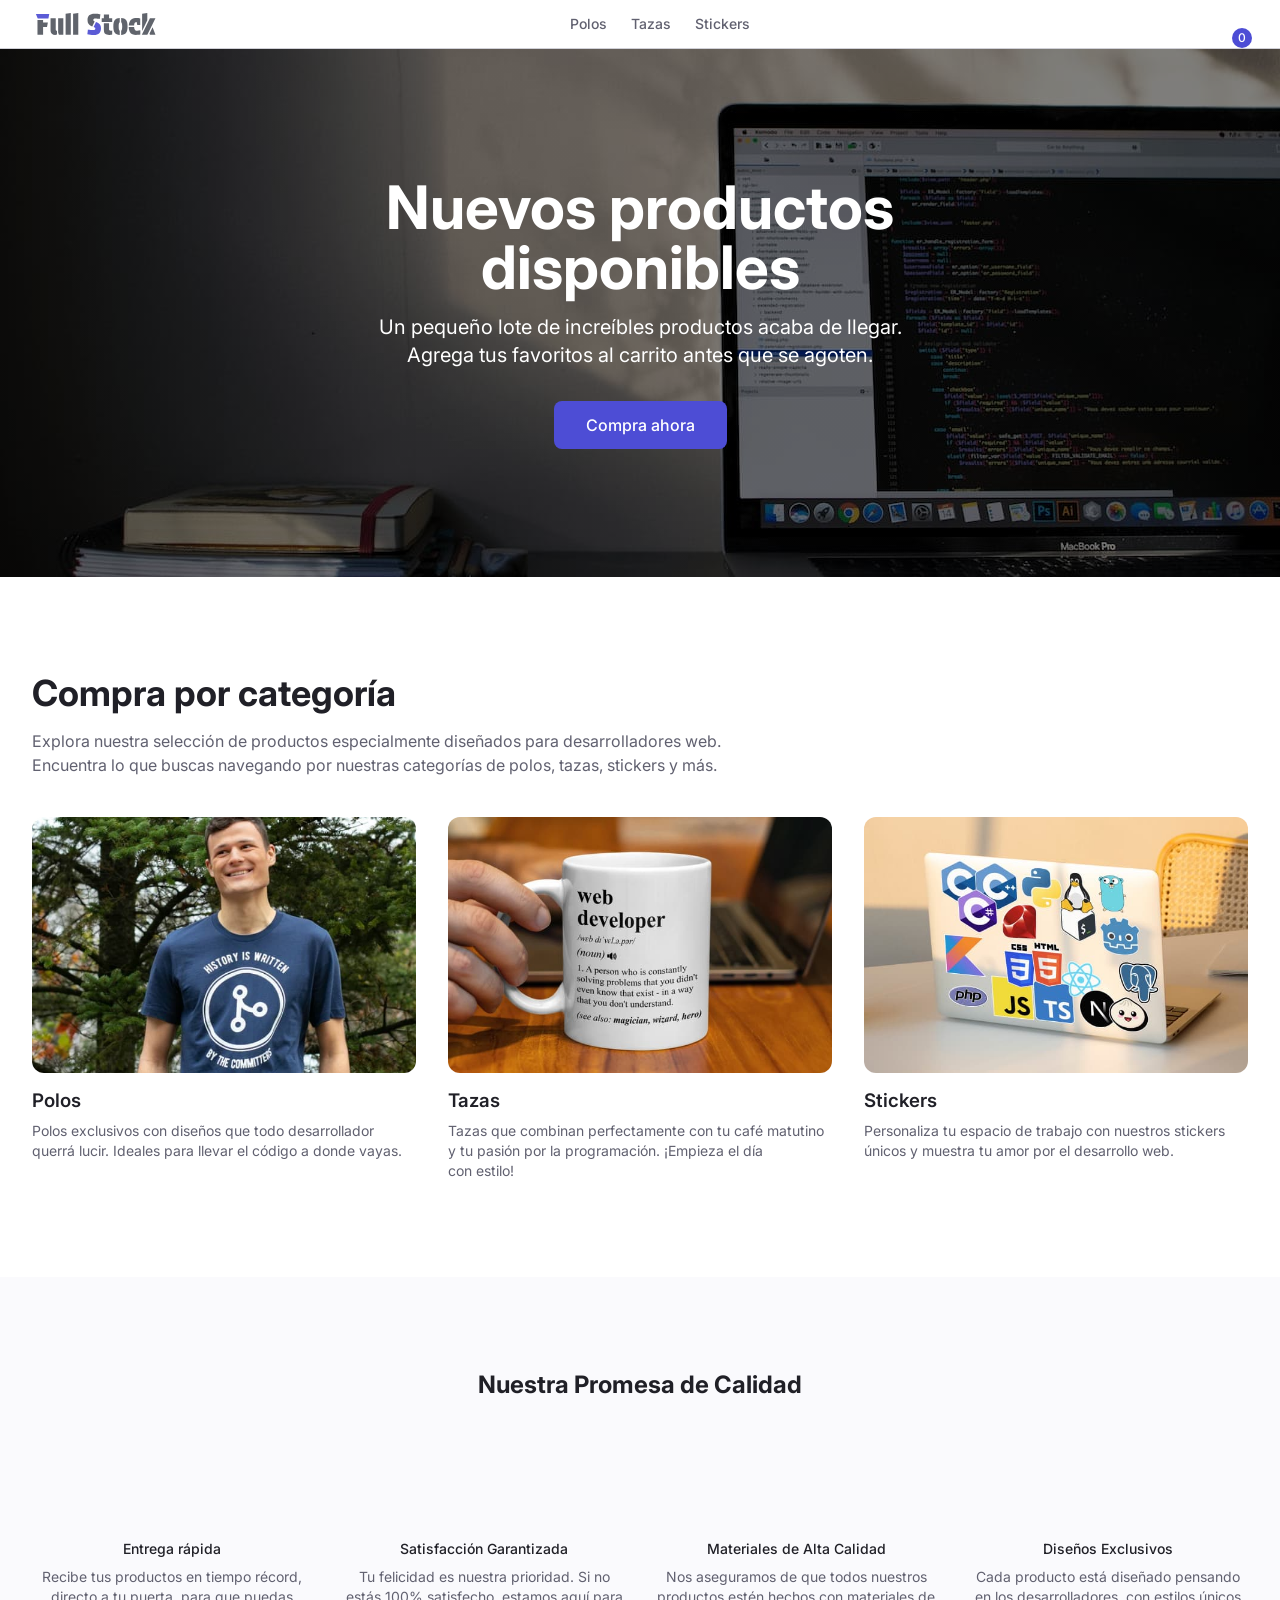
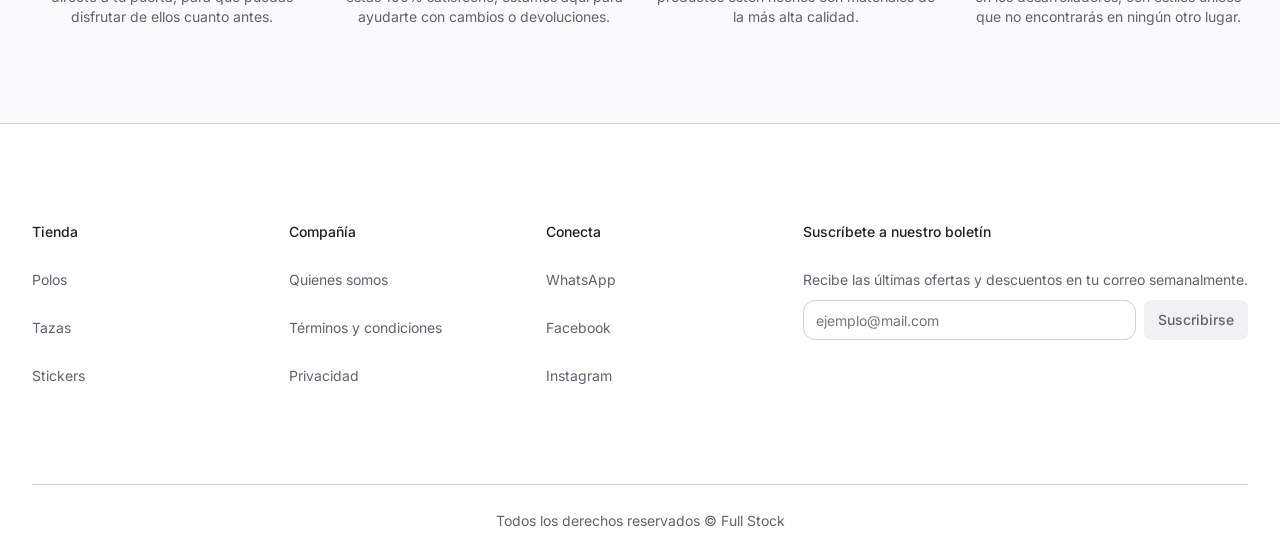
<file: index.html>
<!doctype html>
<html lang="es">
  <head>
    <meta charset="UTF-8" />
    <meta name="viewport" content="width=device-width, initial-scale=1.0" />
    <title>Full Stock | Inicio</title>
    <!-- Google Fonts preconnect for performance optimization -->
    <link rel="preconnect" href="https://fonts.googleapis.com" />
    <link rel="preconnect" href="https://fonts.gstatic.com" crossorigin />
    <!-- Google Fonts stylesheet -->
    <link
      href="https://fonts.googleapis.com/css2?family=Inter:ital,opsz,wght@0,14..32,100..900;1,14..32,100..900&family=Lora:ital,wght@0,400..700;1,400..700&family=Protest+Guerrilla&family=Source+Code+Pro:ital,wght@0,200..900;1,200..900&display=swap"
      rel="stylesheet"
    />
    <link rel="stylesheet" href="/css/index.css" />
  </head>

  <body>
    <div class="root">
      <header class="root__header">
        <div class="container header-main">
          <div class="header-main__top">
            <a href="/index.html">
              <img
                src="/images/fullstock-logo.svg"
                alt="FullStock inicio"
                width="128"
                height="32"
              />
            </a>
            <div class="header-actions">
              <a
                href="/cart.html"
                class="button button--ghost button--xl-icon header-actions__cart"
                aria-label="Carrito de compras"
              >
                <!-- <img src="/images/icons/cart.svg" alt="Carrito de compras" /> -->
                <svg width="24" height="24">
                  <use href="/images/icons/cart.svg"></use>
                </svg>
                <span class="header-actions__cart-badge">0</span>
              </a>
            </div>
          </div>
          <div class="separator header-main__separator"></div>
          <nav aria-label="Navegación principal" class="main-nav">
            <ul class="main-nav__list" role="menubar">
              <li class="main-nav__item" role="none">
                <a href="/category.html" role="menuitem" class="main-nav__link"
                  >Polos</a
                >
              </li>
              <li class="main-nav__item" role="none">
                <a href="/category.html" role="menuitem" class="main-nav__link"
                  >Tazas</a
                >
              </li>
              <li class="main-nav__item" role="none">
                <a href="/category.html" role="menuitem" class="main-nav__link"
                  >Stickers</a
                >
              </li>
            </ul>
          </nav>
        </div>
      </header>
      <main class="root__main">
        <section class="hero">
          <div class="container hero__container">
            <h2 class="hero__title">Nuevos productos disponibles</h2>
            <p class="hero__text">
              Un pequeño lote de increíbles productos acaba de llegar.
              <br />
              Agrega tus favoritos al carrito antes que se agoten.
            </p>
            <a href="/category.html" class="button button--xl">Compra ahora</a>
          </div>
        </section>

        <section class="categories">
          <div class="container">
            <div class="categories__header">
              <h2 class="categories__title">Compra por categoría</h2>
              <p class="categories__description">
                Explora nuestra selección de productos especialmente diseñados
                para desarrolladores web.
                <br class="categories__description-break" />
                Encuentra lo que buscas navegando por nuestras categorías de
                polos, tazas, stickers y más.
              </p>
            </div>
            <div class="categories__grid">
              <a href="category.html" class="category">
                <div class="category__image">
                  <img src="/images/polos.jpg" alt="Polos" />
                </div>
                <div>
                  <h3 class="category__title">Polos</h3>
                  <p class="category__description">
                    Polos exclusivos con diseños que todo desarrollador querrá
                    lucir. Ideales para llevar el código a donde vayas.
                  </p>
                </div>
              </a>
              <a href="category.html" class="category">
                <div class="category__image">
                  <img src="/images/tazas.jpg" alt="Tazas" />
                </div>
                <div>
                  <h3 class="category__title">Tazas</h3>
                  <p class="category__description">
                    Tazas que combinan perfectamente con tu café matutino y tu
                    pasión por la programación. ¡Empieza el día con estilo!
                  </p>
                </div>
              </a>
              <a href="category.html" class="category">
                <div class="category__image">
                  <img src="/images/stickers.jpg" alt="Stickers" />
                </div>
                <div>
                  <h3 class="category__title">Stickers</h3>
                  <p class="category__description">
                    Personaliza tu espacio de trabajo con nuestros stickers
                    únicos y muestra tu amor por el desarrollo web.
                  </p>
                </div>
              </a>
            </div>
          </div>
        </section>

        <section class="features">
          <div class="container">
            <h2 class="features__title">Nuestra Promesa de Calidad</h2>
            <div class="features__grid">
              <div class="feature">
                <svg width="64" height="64" class="feature__icon">
                  <use href="/images/icons/truck.svg"></use>
                </svg>
                <h3 class="feature__title">Entrega rápida</h3>
                <p class="feature__description">
                  Recibe tus productos en tiempo récord, directo a tu puerta,
                  para que puedas disfrutar de ellos cuanto antes.
                </p>
              </div>

              <div class="feature">
                <svg width="64" height="64" class="feature__icon">
                  <use href="/images/icons/return.svg"></use>
                </svg>
                <h3 class="feature__title">Satisfacción Garantizada</h3>
                <p class="feature__description">
                  Tu felicidad es nuestra prioridad. Si no estás 100%
                  satisfecho, estamos aquí para ayudarte con cambios o
                  devoluciones.
                </p>
              </div>

              <div class="feature">
                <svg width="64" height="64" class="feature__icon">
                  <use href="/images/icons/ribbon.svg"></use>
                </svg>
                <h3 class="feature__title">Materiales de Alta Calidad</h3>
                <p class="feature__description">
                  Nos aseguramos de que todos nuestros productos estén hechos
                  con materiales de la más alta calidad.
                </p>
              </div>

              <div class="feature">
                <svg width="64" height="64" class="feature__icon">
                  <use href="/images/icons/idea.svg"></use>
                </svg>
                <h3 class="feature__title">Diseños Exclusivos</h3>
                <p class="feature__description">
                  Cada producto está diseñado pensando en los desarrolladores,
                  con estilos únicos que no encontrarás en ningún otro lugar.
                </p>
              </div>
            </div>
          </div>
        </section>
      </main>
      <footer class="root__footer">
        <div class="container">
          <section class="section footer__section">
            <div class="footer__links">
              <ul role="list" class="footer__list">
                <li class="footer__title">Tienda</li>
                <li><a href="/category.html">Polos</a></li>
                <li><a href="/category.html">Tazas</a></li>
                <li><a href="/category.html">Stickers</a></li>
              </ul>
              <ul role="list" class="footer__list">
                <li class="footer__title">Compañía</li>
                <li><a href="/about.html">Quienes somos</a></li>
                <li>
                  <a href="/terms.html">Términos y condiciones</a>
                </li>
                <li><a href="/privacy.html">Privacidad</a></li>
              </ul>
              <ul role="list" class="footer__list">
                <li class="footer__title">Conecta</li>
                <li><a href="https://wa.me/" target="_blank">WhatsApp</a></li>
                <li>
                  <a href="https://www.facebook.com/" target="_blank"
                    >Facebook</a
                  >
                </li>
                <li>
                  <a href="https://www.instagram.com/" target="_blank"
                    >Instagram</a
                  >
                </li>
              </ul>
            </div>
            <div class="footer__newsletter">
              <p class="footer__newsletter-title">
                Suscríbete a nuestro boletín
              </p>
              <p class="footer__newsletter-text">
                Recibe las últimas ofertas y descuentos en tu correo
                semanalmente.
              </p>
              <form class="footer__form">
                <input
                  type="email"
                  aria-label="Correo"
                  name="email"
                  required
                  placeholder="ejemplo@mail.com"
                  autocomplete="email"
                />
                <button
                  class="button button--lg button--secondary"
                  type="submit"
                >
                  Suscribirse
                </button>
              </form>
            </div>
          </section>
          <div class="separator"></div>
          <small class="footer__copyright">
            Todos los derechos reservados © Full Stock
          </small>
        </div>
      </footer>
    </div>
  </body>
</html>
</file>
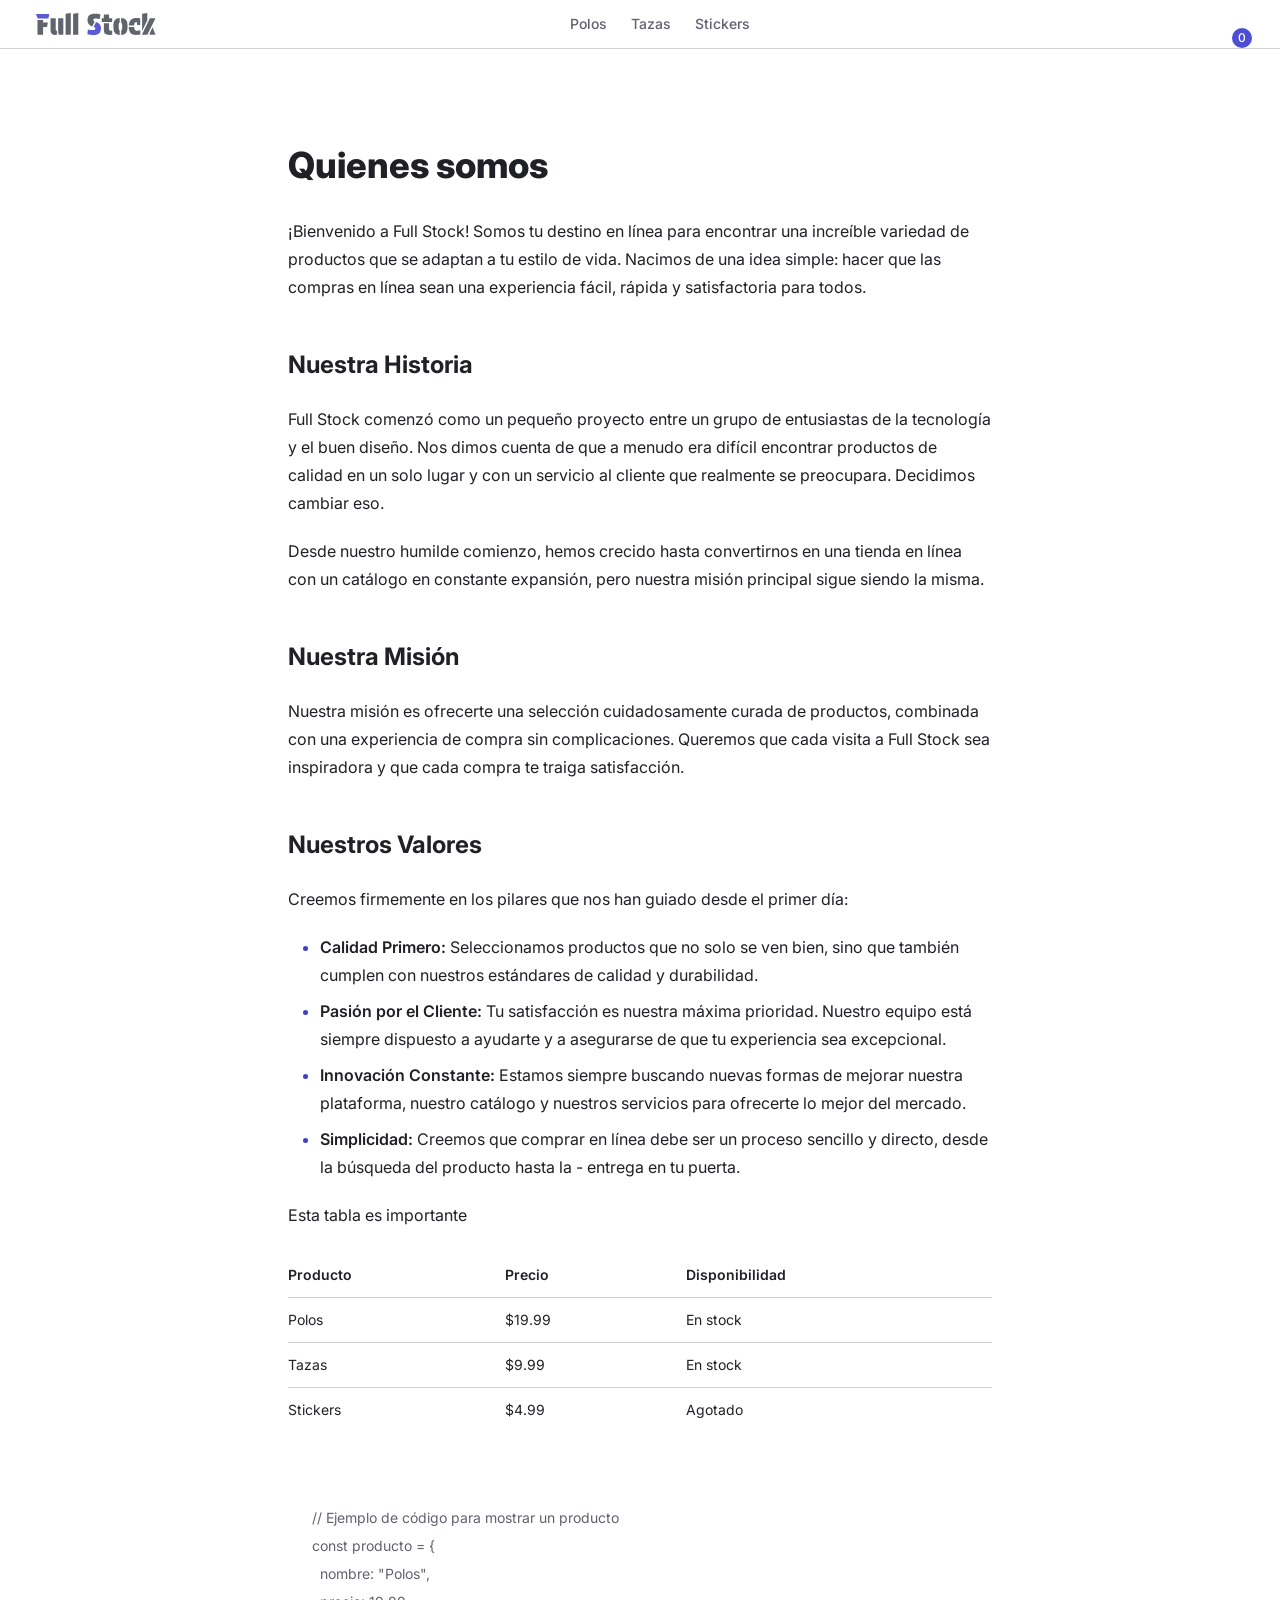
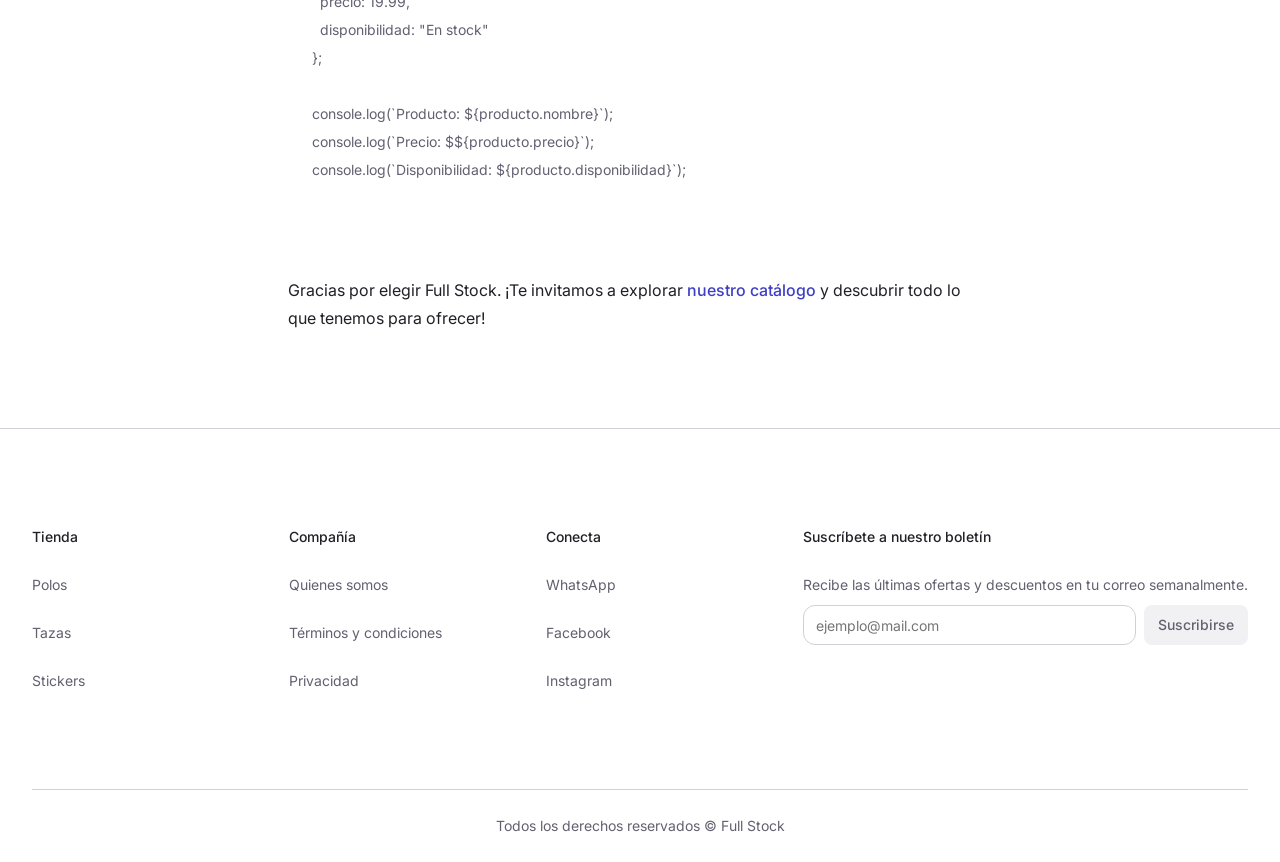
<file: about.html>
<!doctype html>
<html lang="es">
  <head>
    <meta charset="UTF-8" />
    <meta name="viewport" content="width=device-width, initial-scale=1.0" />
    <title>Full Stock | Quienes somos</title>
    <!-- Google Fonts preconnect for performance optimization -->
    <link rel="preconnect" href="https://fonts.googleapis.com" />
    <link rel="preconnect" href="https://fonts.gstatic.com" crossorigin />
    <!-- Google Fonts stylesheet -->
    <link
      href="https://fonts.googleapis.com/css2?family=Inter:ital,opsz,wght@0,14..32,100..900;1,14..32,100..900&family=Lora:ital,wght@0,400..700;1,400..700&family=Protest+Guerrilla&family=Source+Code+Pro:ital,wght@0,200..900;1,200..900&display=swap"
      rel="stylesheet"
    />
    <link rel="stylesheet" href="/css/index.css" />
  </head>

  <body>
    <div class="root">
      <header class="root__header">
        <div class="container header-main">
          <div class="header-main__top">
            <a href="/index.html">
              <img
                src="/images/fullstock-logo.svg"
                alt="FullStock inicio"
                width="128"
                height="32"
              />
            </a>
            <div class="header-actions">
              <a
                href="/cart.html"
                class="button button--ghost button--xl-icon header-actions__cart"
                aria-label="Carrito de compras"
              >
                <img src="/images/icons/cart.svg" alt="Carrito de compras" />
                <span class="header-actions__cart-badge">0</span>
              </a>
            </div>
          </div>
          <div class="separator header-main__separator"></div>
          <nav aria-label="Navegación principal" class="main-nav">
            <ul class="main-nav__list" role="menubar">
              <li class="main-nav__item" role="none">
                <a href="/category.html" role="menuitem" class="main-nav__link"
                  >Polos</a
                >
              </li>
              <li class="main-nav__item" role="none">
                <a href="/category.html" role="menuitem" class="main-nav__link"
                  >Tazas</a
                >
              </li>
              <li class="main-nav__item" role="none">
                <a href="/category.html" role="menuitem" class="main-nav__link"
                  >Stickers</a
                >
              </li>
            </ul>
          </nav>
        </div>
      </header>
      <main class="root__main">
        <article class="section container container--sm prose">
          <h1>Quienes somos</h1>
          <p>
            ¡Bienvenido a Full Stock! Somos tu destino en línea para encontrar
            una increíble variedad de productos que se adaptan a tu estilo de
            vida. Nacimos de una idea simple: hacer que las compras en línea
            sean una experiencia fácil, rápida y satisfactoria para todos.
          </p>
          <h2>Nuestra Historia</h2>
          <p>
            Full Stock comenzó como un pequeño proyecto entre un grupo de
            entusiastas de la tecnología y el buen diseño. Nos dimos cuenta de
            que a menudo era difícil encontrar productos de calidad en un solo
            lugar y con un servicio al cliente que realmente se preocupara.
            Decidimos cambiar eso.
          </p>
          <p>
            Desde nuestro humilde comienzo, hemos crecido hasta convertirnos en
            una tienda en línea con un catálogo en constante expansión, pero
            nuestra misión principal sigue siendo la misma.
          </p>
          <h2>Nuestra Misión</h2>
          <p>
            Nuestra misión es ofrecerte una selección cuidadosamente curada de
            productos, combinada con una experiencia de compra sin
            complicaciones. Queremos que cada visita a Full Stock sea
            inspiradora y que cada compra te traiga satisfacción.
          </p>
          <h2>Nuestros Valores</h2>
          <p>
            Creemos firmemente en los pilares que nos han guiado desde el primer
            día:
          </p>
          <ul>
            <li>
              <strong>Calidad Primero:</strong> Seleccionamos productos que no
              solo se ven bien, sino que también cumplen con nuestros estándares
              de calidad y durabilidad.
            </li>
            <li>
              <strong>Pasión por el Cliente:</strong> Tu satisfacción es nuestra
              máxima prioridad. Nuestro equipo está siempre dispuesto a ayudarte
              y a asegurarse de que tu experiencia sea excepcional.
            </li>
            <li>
              <strong>Innovación Constante:</strong> Estamos siempre buscando
              nuevas formas de mejorar nuestra plataforma, nuestro catálogo y
              nuestros servicios para ofrecerte lo mejor del mercado.
            </li>
            <li>
              <strong>Simplicidad:</strong> Creemos que comprar en línea debe
              ser un proceso sencillo y directo, desde la búsqueda del producto
              hasta la - entrega en tu puerta.
            </li>
          </ul>

          <p>Esta tabla es importante</p>

          <table>
            <thead>
              <tr>
                <th>Producto</th>
                <th>Precio</th>
                <th>Disponibilidad</th>
              </tr>
            </thead>
            <tbody>
              <tr>
                <td>Polos</td>
                <td>$19.99</td>
                <td>En stock</td>
              </tr>
              <tr>
                <td>Tazas</td>
                <td>$9.99</td>
                <td>En stock</td>
              </tr>
              <tr>
                <td>Stickers</td>
                <td>$4.99</td>
                <td>Agotado</td>
              </tr>
            </tbody>
          </table>

          <pre>
<code>
  // Ejemplo de código para mostrar un producto
  const producto = {
    nombre: "Polos",
    precio: 19.99,
    disponibilidad: "En stock"
  };

  console.log(`Producto: ${producto.nombre}`);
  console.log(`Precio: $${producto.precio}`);
  console.log(`Disponibilidad: ${producto.disponibilidad}`);
</code>
            </pre>

          <p>
            Gracias por elegir Full Stock. ¡Te invitamos a explorar
            <a href="#">nuestro catálogo</a> y descubrir todo lo que tenemos
            para ofrecer!
          </p>
        </article>
      </main>
      <footer class="root__footer">
        <div class="container">
          <section class="section footer__section">
            <div class="footer__links">
              <ul role="list" class="footer__list">
                <li class="footer__title">Tienda</li>
                <li><a href="/category.html">Polos</a></li>
                <li><a href="/category.html">Tazas</a></li>
                <li><a href="/category.html">Stickers</a></li>
              </ul>
              <ul role="list" class="footer__list">
                <li class="footer__title">Compañía</li>
                <li><a href="/about.html">Quienes somos</a></li>
                <li>
                  <a href="/terms.html">Términos y condiciones</a>
                </li>
                <li><a href="/privacy.html">Privacidad</a></li>
              </ul>
              <ul role="list" class="footer__list">
                <li class="footer__title">Conecta</li>
                <li><a href="https://wa.me/" target="_blank">WhatsApp</a></li>
                <li>
                  <a href="https://www.facebook.com/" target="_blank"
                    >Facebook</a
                  >
                </li>
                <li>
                  <a href="https://www.instagram.com/" target="_blank"
                    >Instagram</a
                  >
                </li>
              </ul>
            </div>
            <div class="footer__newsletter">
              <p class="footer__newsletter-title">
                Suscríbete a nuestro boletín
              </p>
              <p class="footer__newsletter-text">
                Recibe las últimas ofertas y descuentos en tu correo
                semanalmente.
              </p>
              <form class="footer__form">
                <input
                  type="email"
                  aria-label="Correo"
                  name="email"
                  required
                  placeholder="ejemplo@mail.com"
                  autocomplete="email"
                />
                <button
                  class="button button--lg button--secondary"
                  type="submit"
                >
                  Suscribirse
                </button>
              </form>
            </div>
          </section>
          <div class="separator"></div>
          <small class="footer__copyright">
            Todos los derechos reservados © Full Stock
          </small>
        </div>
      </footer>
    </div>
  </body>
</html>
</file>
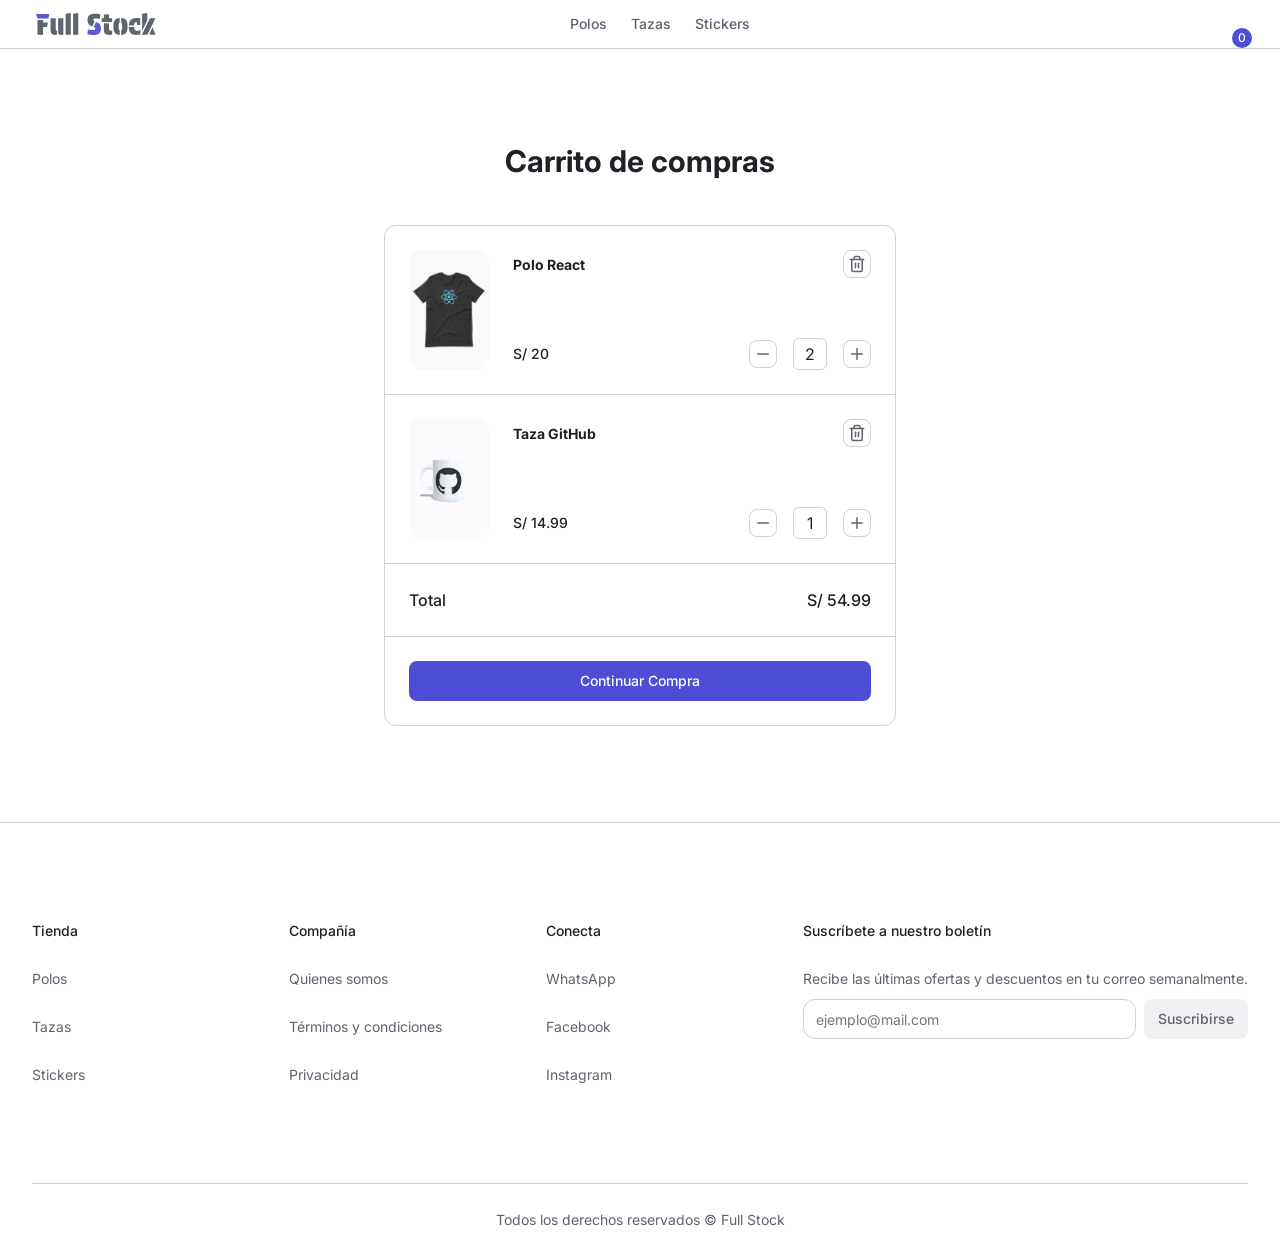
<file: cart.html>
<!doctype html>
<html lang="es">
  <head>
    <meta charset="UTF-8" />
    <meta name="viewport" content="width=device-width, initial-scale=1.0" />
    <title>Full Stock | Carrito</title>
    <!-- Google Fonts preconnect for performance optimization -->
    <link rel="preconnect" href="https://fonts.googleapis.com" />
    <link rel="preconnect" href="https://fonts.gstatic.com" crossorigin />
    <!-- Google Fonts stylesheet -->
    <link
      href="https://fonts.googleapis.com/css2?family=Inter:ital,opsz,wght@0,14..32,100..900;1,14..32,100..900&family=Lora:ital,wght@0,400..700;1,400..700&family=Protest+Guerrilla&family=Source+Code+Pro:ital,wght@0,200..900;1,200..900&display=swap"
      rel="stylesheet"
    />
    <link rel="stylesheet" href="/css/index.css" />
  </head>

  <body>
    <div class="root">
      <header class="root__header">
        <div class="container header-main">
          <div class="header-main__top">
            <a href="/index.html">
              <img
                src="/images/fullstock-logo.svg"
                alt="FullStock inicio"
                width="128"
                height="32"
              />
            </a>
            <div class="header-actions">
              <a
                href="/cart.html"
                class="button button--ghost button--xl-icon header-actions__cart"
                aria-label="Carrito de compras"
              >
                <!-- <img src="/images/icons/cart.svg" alt="Carrito de compras" /> -->
                <svg width="24" height="24">
                  <use href="/images/icons/cart.svg"></use>
                </svg>
                <span class="header-actions__cart-badge">0</span>
              </a>
            </div>
          </div>
          <div class="separator header-main__separator"></div>
          <nav aria-label="Navegación principal" class="main-nav">
            <ul class="main-nav__list" role="menubar">
              <li class="main-nav__item" role="none">
                <a href="/category.html" role="menuitem" class="main-nav__link"
                  >Polos</a
                >
              </li>
              <li class="main-nav__item" role="none">
                <a href="/category.html" role="menuitem" class="main-nav__link"
                  >Tazas</a
                >
              </li>
              <li class="main-nav__item" role="none">
                <a href="/category.html" role="menuitem" class="main-nav__link"
                  >Stickers</a
                >
              </li>
            </ul>
          </nav>
        </div>
      </header>
      <main class="root__main">
        <section class="section">
          <div class="container cart">
            <h1 class="cart__title">Carrito de compras</h1>
            <div class="cart__container">
              <div class="cart__item">
                <div class="cart__item-image">
                  <img
                    src="/images/polos/polo-react.png"
                    alt="Polo React"
                    class="cart__item-image-content"
                  />
                </div>
                <div class="cart__item-details">
                  <div class="cart__item-header">
                    <h2 class="cart__item-title">Polo React</h2>
                    <form>
                      <button
                        class="button button--sm-icon button--outline"
                        aria-label="Eliminar artículo"
                      >
                        <img
                          src="/images/icons/trash.svg"
                          alt="Eliminar artículo"
                        />
                      </button>
                    </form>
                  </div>
                  <div class="cart__item-footer">
                    <p class="cart__item-price">S/ 20</p>
                    <div class="cart__item-quantity">
                      <form>
                        <button
                          class="button button--sm-icon button--outline"
                          aria-label="Reducir cantidad"
                        >
                          <img
                            src="/images/icons/minus.svg"
                            alt="Reducir cantidad"
                          />
                        </button>
                      </form>
                      <span class="cart__item-quantity-display">2</span>
                      <form>
                        <button
                          class="button button--sm-icon button--outline"
                          aria-label="Aumentar cantidad"
                        >
                          <img
                            src="/images/icons/plus.svg"
                            alt="Aumentar cantidad"
                          />
                        </button>
                      </form>
                    </div>
                  </div>
                </div>
              </div>
              <div class="cart__item">
                <div class="cart__item-image">
                  <img
                    src="/images/tazas/taza-github.png"
                    alt="Taza GitHub"
                    class="cart__item-image-content"
                  />
                </div>
                <div class="cart__item-details">
                  <div class="cart__item-header">
                    <h2 class="cart__item-title">Taza GitHub</h2>
                    <form>
                      <button
                        class="button button--sm-icon button--outline"
                        aria-label="Eliminar artículo"
                      >
                        <img
                          src="/images/icons/trash.svg"
                          alt="Eliminar artículo"
                        />
                      </button>
                    </form>
                  </div>
                  <div class="cart__item-footer">
                    <p class="cart__item-price">S/ 14.99</p>
                    <div class="cart__item-quantity">
                      <form>
                        <button
                          class="button button--sm-icon button--outline"
                          aria-label="Reducir cantidad"
                        >
                          <img
                            src="/images/icons/minus.svg"
                            alt="Reducir cantidad"
                          />
                        </button>
                      </form>
                      <span class="cart__item-quantity-display">1</span>
                      <form>
                        <button
                          class="button button--sm-icon button--outline"
                          aria-label="Aumentar cantidad"
                        >
                          <img
                            src="/images/icons/plus.svg"
                            alt="Aumentar cantidad"
                          />
                        </button>
                      </form>
                    </div>
                  </div>
                </div>
              </div>
              <div class="cart__total">
                <p>Total</p>
                <p>S/ 54.99</p>
              </div>
              <div class="cart__action">
                <a
                  class="button button--lg cart__action-button"
                  href="/checkout.html"
                  >Continuar Compra</a
                >
              </div>
            </div>
          </div>
        </section>
      </main>
      <footer class="root__footer">
        <div class="container">
          <section class="section footer__section">
            <div class="footer__links">
              <ul role="list" class="footer__list">
                <li class="footer__title">Tienda</li>
                <li><a href="/category.html">Polos</a></li>
                <li><a href="/category.html">Tazas</a></li>
                <li><a href="/category.html">Stickers</a></li>
              </ul>
              <ul role="list" class="footer__list">
                <li class="footer__title">Compañía</li>
                <li><a href="/about.html">Quienes somos</a></li>
                <li>
                  <a href="/terms.html">Términos y condiciones</a>
                </li>
                <li><a href="/privacy.html">Privacidad</a></li>
              </ul>
              <ul role="list" class="footer__list">
                <li class="footer__title">Conecta</li>
                <li><a href="https://wa.me/" target="_blank">WhatsApp</a></li>
                <li>
                  <a href="https://www.facebook.com/" target="_blank"
                    >Facebook</a
                  >
                </li>
                <li>
                  <a href="https://www.instagram.com/" target="_blank"
                    >Instagram</a
                  >
                </li>
              </ul>
            </div>
            <div class="footer__newsletter">
              <p class="footer__newsletter-title">
                Suscríbete a nuestro boletín
              </p>
              <p class="footer__newsletter-text">
                Recibe las últimas ofertas y descuentos en tu correo
                semanalmente.
              </p>
              <form class="footer__form">
                <input
                  type="email"
                  aria-label="Correo"
                  name="email"
                  required
                  placeholder="ejemplo@mail.com"
                  autocomplete="email"
                />
                <button
                  class="button button--lg button--secondary"
                  type="submit"
                >
                  Suscribirse
                </button>
              </form>
            </div>
          </section>
          <div class="separator"></div>
          <small class="footer__copyright">
            Todos los derechos reservados © Full Stock
          </small>
        </div>
      </footer>
    </div>
  </body>
</html>
</file>
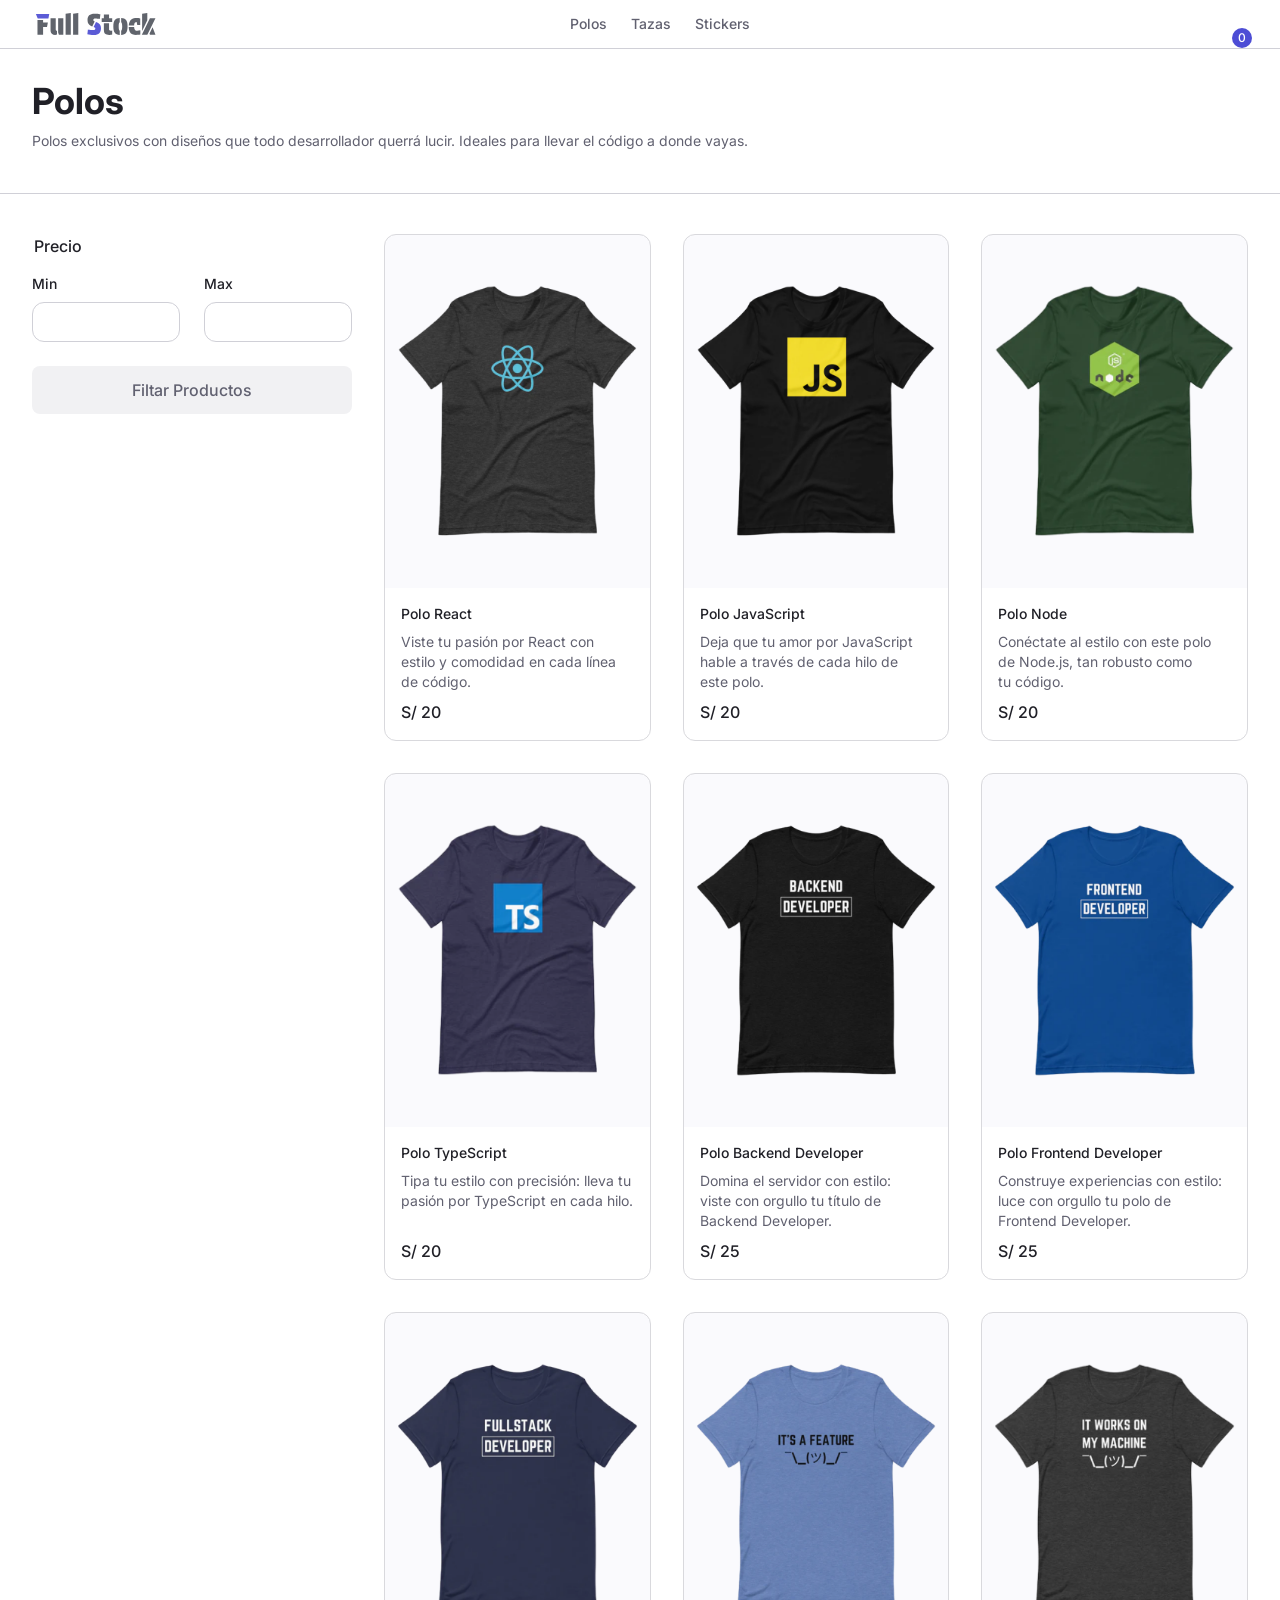
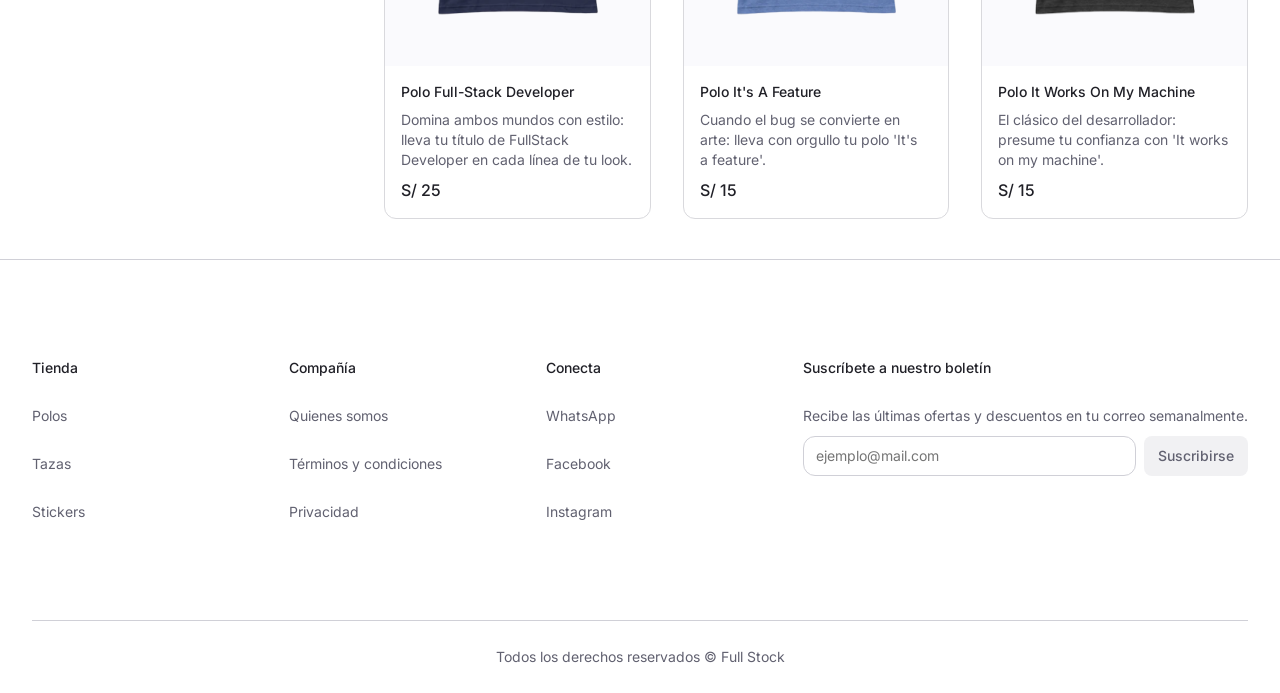
<file: category.html>
<!doctype html>
<html lang="es">
  <head>
    <meta charset="UTF-8" />
    <meta name="viewport" content="width=device-width, initial-scale=1.0" />
    <title>Full Stock | Categoría</title>
    <!-- Google Fonts preconnect for performance optimization -->
    <link rel="preconnect" href="https://fonts.googleapis.com" />
    <link rel="preconnect" href="https://fonts.gstatic.com" crossorigin />
    <!-- Google Fonts stylesheet -->
    <link
      href="https://fonts.googleapis.com/css2?family=Inter:ital,opsz,wght@0,14..32,100..900;1,14..32,100..900&family=Lora:ital,wght@0,400..700;1,400..700&family=Protest+Guerrilla&family=Source+Code+Pro:ital,wght@0,200..900;1,200..900&display=swap"
      rel="stylesheet"
    />
    <link rel="stylesheet" href="/css/index.css" />
  </head>

  <body>
    <div class="root">
      <header class="root__header">
        <div class="container header-main">
          <div class="header-main__top">
            <a href="/index.html">
              <img
                src="/images/fullstock-logo.svg"
                alt="FullStock inicio"
                width="128"
                height="32"
              />
            </a>
            <div class="header-actions">
              <a
                href="/cart.html"
                class="button button--ghost button--xl-icon header-actions__cart"
                aria-label="Carrito de compras"
              >
                <img src="/images/icons/cart.svg" alt="Carrito de compras" />
                <span class="header-actions__cart-badge">0</span>
              </a>
            </div>
          </div>
          <div class="separator header-main__separator"></div>
          <nav aria-label="Navegación principal" class="main-nav">
            <ul class="main-nav__list" role="menubar">
              <li class="main-nav__item" role="none">
                <a href="/category.html" role="menuitem" class="main-nav__link"
                  >Polos</a
                >
              </li>
              <li class="main-nav__item" role="none">
                <a href="/category.html" role="menuitem" class="main-nav__link"
                  >Tazas</a
                >
              </li>
              <li class="main-nav__item" role="none">
                <a href="/category.html" role="menuitem" class="main-nav__link"
                  >Stickers</a
                >
              </li>
            </ul>
          </nav>
        </div>
      </header>
      <main class="root__main">
        <section class="category-header">
          <div class="container">
            <div class="category-header__content">
              <h1 class="category-header__title">Polos</h1>
              <p class="category-header__description">
                Polos exclusivos con diseños que todo desarrollador querrá
                lucir. Ideales para llevar el código a donde vayas.
              </p>
            </div>
          </div>
        </section>
        <section class="products">
          <div class="container">
            <div class="products__layout">
              <form class="products__price-filter price-filter">
                <fieldset>
                  <legend class="price-filter__legend">Precio</legend>
                  <div class="price-filter__inputs">
                    <div class="price-filter__field">
                      <label for="minPrice" class="price-filter__label"
                        >Min</label
                      >
                      <input
                        id="minPrice"
                        type="number"
                        name="minPrice"
                        min="0"
                        step="0.01"
                      />
                    </div>
                    <div class="price-filter__field">
                      <label for="maxPrice" class="price-filter__label"
                        >Max</label
                      >
                      <input
                        id="maxPrice"
                        type="number"
                        name="maxPrice"
                        min="0"
                        step="0.01"
                      />
                    </div>
                  </div>
                </fieldset>

                <button
                  type="submit"
                  class="button button--xl button--secondary price-filter__button"
                >
                  Filtar Productos
                </button>
              </form>
              <div class="products__grid">
                <a href="/product.html" class="product-card">
                  <div class="product-card__container">
                    <div class="product-card__image-container">
                      <img
                        src="/images/polos/polo-react.png"
                        alt="Polo React"
                        class="product-card__image"
                      />
                    </div>
                    <div class="product-card__content">
                      <h2 class="product-card__title">Polo React</h2>
                      <p class="product-card__description">
                        Viste tu pasión por React con estilo y comodidad en cada
                        línea de código.
                      </p>
                      <p class="product-card__price">S/ 20</p>
                    </div>
                  </div>
                </a>
                <a href="/product.html" class="product-card">
                  <div class="product-card__container">
                    <div class="product-card__image-container">
                      <img
                        src="/images/polos/polo-js.png"
                        alt="Polo JS"
                        class="product-card__image"
                      />
                    </div>
                    <div class="product-card__content">
                      <h2 class="product-card__title">Polo JavaScript</h2>
                      <p class="product-card__description">
                        Deja que tu amor por JavaScript hable a través de cada
                        hilo de este polo.
                      </p>
                      <p class="product-card__price">S/ 20</p>
                    </div>
                  </div>
                </a>
                <a href="/product.html" class="product-card">
                  <div class="product-card__container">
                    <div class="product-card__image-container">
                      <img
                        src="/images/polos/polo-node.png"
                        alt="Polo Node"
                        class="product-card__image"
                      />
                    </div>
                    <div class="product-card__content">
                      <h2 class="product-card__title">Polo Node</h2>
                      <p class="product-card__description">
                        Conéctate al estilo con este polo de Node.js, tan
                        robusto como tu código.
                      </p>
                      <p class="product-card__price">S/ 20</p>
                    </div>
                  </div>
                </a>
                <a href="/product.html" class="product-card">
                  <div class="product-card__container">
                    <div class="product-card__image-container">
                      <img
                        src="/images/polos/polo-ts.png"
                        alt="Polo TypeScript"
                        class="product-card__image"
                      />
                    </div>
                    <div class="product-card__content">
                      <h2 class="product-card__title">Polo TypeScript</h2>
                      <p class="product-card__description">
                        Tipa tu estilo con precisión: lleva tu pasión por
                        TypeScript en cada hilo.
                      </p>
                      <p class="product-card__price">S/ 20</p>
                    </div>
                  </div>
                </a>
                <a href="/product.html" class="product-card">
                  <div class="product-card__container">
                    <div class="product-card__image-container">
                      <img
                        src="/images/polos/polo-backend.png"
                        alt="Polo Backend"
                        class="product-card__image"
                      />
                    </div>
                    <div class="product-card__content">
                      <h2 class="product-card__title">
                        Polo Backend Developer
                      </h2>
                      <p class="product-card__description">
                        Domina el servidor con estilo: viste con orgullo tu
                        título de Backend Developer.
                      </p>
                      <p class="product-card__price">S/ 25</p>
                    </div>
                  </div>
                </a>
                <a href="/product.html" class="product-card">
                  <div class="product-card__container">
                    <div class="product-card__image-container">
                      <img
                        src="/images/polos/polo-frontend.png"
                        alt="Polo Frontend"
                        class="product-card__image"
                      />
                    </div>
                    <div class="product-card__content">
                      <h2 class="product-card__title">
                        Polo Frontend Developer
                      </h2>
                      <p class="product-card__description">
                        Construye experiencias con estilo: luce con orgullo tu
                        polo de Frontend Developer.
                      </p>
                      <p class="product-card__price">S/ 25</p>
                    </div>
                  </div>
                </a>
                <a href="/product.html" class="product-card">
                  <div class="product-card__container">
                    <div class="product-card__image-container">
                      <img
                        src="/images/polos/polo-fullstack.png"
                        alt="Polo Full-Stack"
                        class="product-card__image"
                      />
                    </div>
                    <div class="product-card__content">
                      <h2 class="product-card__title">
                        Polo Full-Stack Developer
                      </h2>
                      <p class="product-card__description">
                        Domina ambos mundos con estilo: lleva tu título de
                        FullStack Developer en cada línea de tu look.
                      </p>
                      <p class="product-card__price">S/ 25</p>
                    </div>
                  </div>
                </a>
                <a href="/product.html" class="product-card">
                  <div class="product-card__container">
                    <div class="product-card__image-container">
                      <img
                        src="/images/polos/polo-feature.png"
                        alt="Polo It's A Feature"
                        class="product-card__image"
                      />
                    </div>
                    <div class="product-card__content">
                      <h2 class="product-card__title">Polo It's A Feature</h2>
                      <p class="product-card__description">
                        Cuando el bug se convierte en arte: lleva con orgullo tu
                        polo 'It's a feature'.
                      </p>
                      <p class="product-card__price">S/ 15</p>
                    </div>
                  </div>
                </a>
                <a href="/product.html" class="product-card">
                  <div class="product-card__container">
                    <div class="product-card__image-container">
                      <img
                        src="/images/polos/polo-works.png"
                        alt="Polo It Works On My Machine"
                        class="product-card__image"
                      />
                    </div>
                    <div class="product-card__content">
                      <h2 class="product-card__title">
                        Polo It Works On My Machine
                      </h2>
                      <p class="product-card__description">
                        El clásico del desarrollador: presume tu confianza con
                        'It works on my machine'.
                      </p>
                      <p class="product-card__price">S/ 15</p>
                    </div>
                  </div>
                </a>
              </div>
            </div>
          </div>
        </section>
      </main>
      <footer class="root__footer">
        <div class="container">
          <section class="section footer__section">
            <div class="footer__links">
              <ul role="list" class="footer__list">
                <li class="footer__title">Tienda</li>
                <li><a href="/category.html">Polos</a></li>
                <li><a href="/category.html">Tazas</a></li>
                <li><a href="/category.html">Stickers</a></li>
              </ul>
              <ul role="list" class="footer__list">
                <li class="footer__title">Compañía</li>
                <li><a href="/about.html">Quienes somos</a></li>
                <li>
                  <a href="/terms.html">Términos y condiciones</a>
                </li>
                <li><a href="/privacy.html">Privacidad</a></li>
              </ul>
              <ul role="list" class="footer__list">
                <li class="footer__title">Conecta</li>
                <li><a href="https://wa.me/" target="_blank">WhatsApp</a></li>
                <li>
                  <a href="https://www.facebook.com/" target="_blank"
                    >Facebook</a
                  >
                </li>
                <li>
                  <a href="https://www.instagram.com/" target="_blank"
                    >Instagram</a
                  >
                </li>
              </ul>
            </div>
            <div class="footer__newsletter">
              <p class="footer__newsletter-title">
                Suscríbete a nuestro boletín
              </p>
              <p class="footer__newsletter-text">
                Recibe las últimas ofertas y descuentos en tu correo
                semanalmente.
              </p>
              <form class="footer__form">
                <input
                  type="email"
                  aria-label="Correo"
                  name="email"
                  required
                  placeholder="ejemplo@mail.com"
                  autocomplete="email"
                />
                <button
                  class="button button--lg button--secondary"
                  type="submit"
                >
                  Suscribirse
                </button>
              </form>
            </div>
          </section>
          <div class="separator"></div>
          <small class="footer__copyright">
            Todos los derechos reservados © Full Stock
          </small>
        </div>
      </footer>
    </div>
  </body>
</html>
</file>
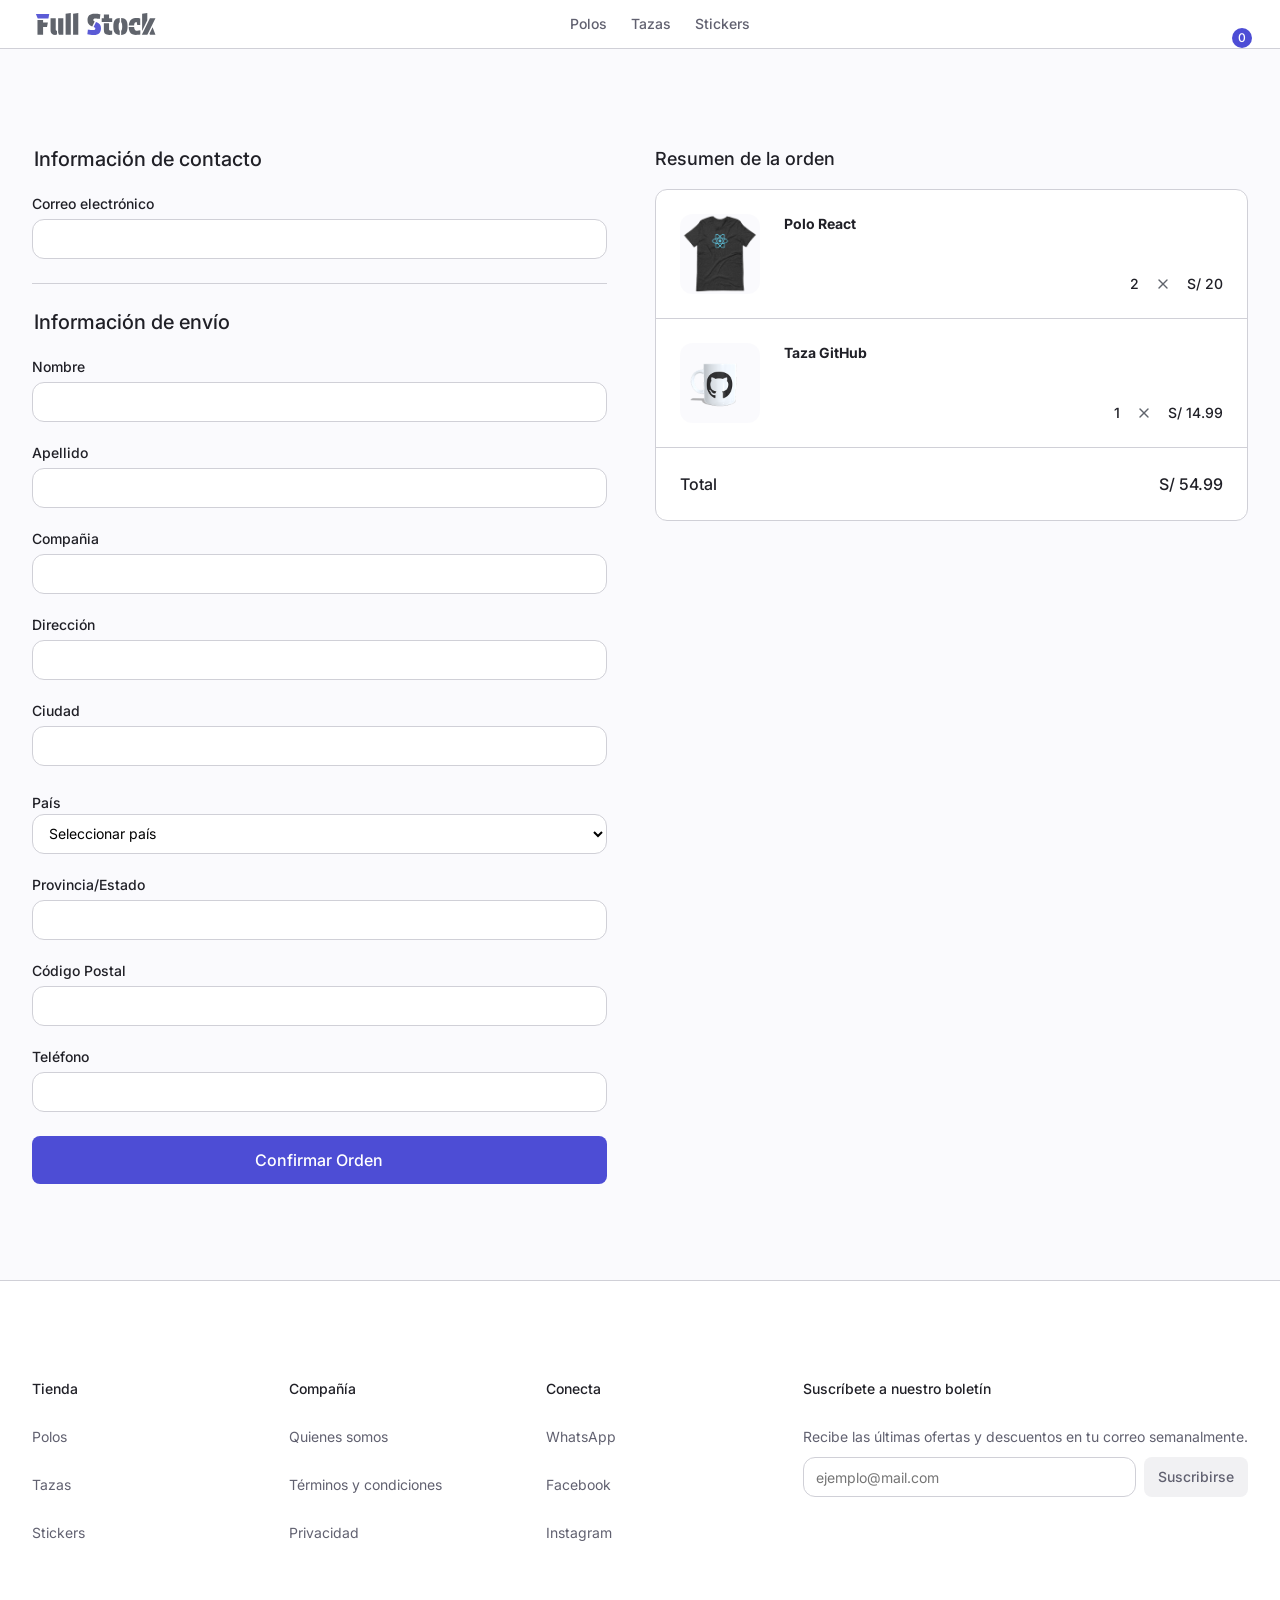
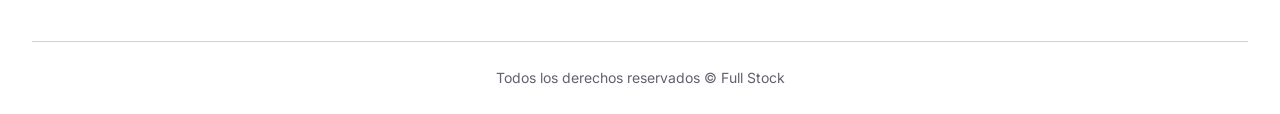
<file: checkout.html>
<!doctype html>
<html lang="es">
  <head>
    <meta charset="UTF-8" />
    <meta name="viewport" content="width=device-width, initial-scale=1.0" />
    <title>Full Stock | Checkout</title>
    <!-- Google Fonts preconnect for performance optimization -->
    <link rel="preconnect" href="https://fonts.googleapis.com" />
    <link rel="preconnect" href="https://fonts.gstatic.com" crossorigin />
    <!-- Google Fonts stylesheet -->
    <link
      href="https://fonts.googleapis.com/css2?family=Inter:ital,opsz,wght@0,14..32,100..900;1,14..32,100..900&family=Lora:ital,wght@0,400..700;1,400..700&family=Protest+Guerrilla&family=Source+Code+Pro:ital,wght@0,200..900;1,200..900&display=swap"
      rel="stylesheet"
    />
    <link rel="stylesheet" href="/css/index.css" />
  </head>

  <body>
    <div class="root">
      <header class="root__header">
        <div class="container header-main">
          <div class="header-main__top">
            <a href="/index.html">
              <img
                src="/images/fullstock-logo.svg"
                alt="FullStock inicio"
                width="128"
                height="32"
              />
            </a>
            <div class="header-actions">
              <a
                href="/cart.html"
                class="button button--ghost button--xl-icon header-actions__cart"
                aria-label="Carrito de compras"
              >
                <img src="/images/icons/cart.svg" alt="Carrito de compras" />
                <span class="header-actions__cart-badge">0</span>
              </a>
            </div>
          </div>
          <div class="separator header-main__separator"></div>
          <nav aria-label="Navegación principal" class="main-nav">
            <ul class="main-nav__list" role="menubar">
              <li class="main-nav__item" role="none">
                <a href="/category.html" role="menuitem" class="main-nav__link"
                  >Polos</a
                >
              </li>
              <li class="main-nav__item" role="none">
                <a href="/category.html" role="menuitem" class="main-nav__link"
                  >Tazas</a
                >
              </li>
              <li class="main-nav__item" role="none">
                <a href="/category.html" role="menuitem" class="main-nav__link"
                  >Stickers</a
                >
              </li>
            </ul>
          </nav>
        </div>
      </header>
      <main class="root__main">
        <section class="section checkout">
          <div class="container">
            <div class="checkout__layout">
              <div class="checkout__summary">
                <h2 class="checkout__summary_title">Resumen de la orden</h2>
                <div class="checkout__summary_container">
                  <div class="checkout__item">
                    <div class="checkout__item-image">
                      <img
                        src="/images/polos/polo-react.png"
                        alt="Polo React"
                        class="checkout__item-image-content"
                      />
                    </div>
                    <div class="checkout__item-details">
                      <h3 class="checkout__item-title">Polo React</h3>
                      <div class="checkout__item-price">
                        <p>2</p>
                        <img
                          src="/images/icons/x.svg"
                          alt=""
                          class="checkout__item-price-icon"
                        />
                        <p>S/ 20</p>
                      </div>
                    </div>
                  </div>
                  <div class="checkout__item">
                    <div class="checkout__item-image">
                      <img
                        src="/images/tazas/taza-github.png"
                        alt="Taza GitHub"
                        class="checkout__item-image-content"
                      />
                    </div>
                    <div class="checkout__item-details">
                      <h3 class="checkout__item-title">Taza GitHub</h3>
                      <div class="checkout__item-price">
                        <p>1</p>
                        <img
                          src="/images/icons/x.svg"
                          alt=""
                          class="checkout__item-price-icon"
                        />
                        <p>S/ 14.99</p>
                      </div>
                    </div>
                  </div>
                  <div class="checkout__total">
                    <p>Total</p>
                    <p>S/ 54.99</p>
                  </div>
                </div>
              </div>
              <form class="checkout__form" action="/order-confirmation.html">
                <legend class="checkout__legend">
                  Información de contacto
                </legend>
                <div class="input-field">
                  <label for="email">Correo electrónico</label>
                  <input
                    id="email"
                    name="email"
                    type="email"
                    autocomplete="email"
                    required
                  />
                </div>
                <div class="separator checkout__separator"></div>
                <fieldset>
                  <legend class="checkout__legend">Información de envío</legend>
                  <div class="checkout__form-fields">
                    <div class="input-field">
                      <label for="firstName">Nombre</label>
                      <input
                        id="firstName"
                        name="firstName"
                        autocomplete="given-name"
                        required
                      />
                    </div>
                    <div class="input-field">
                      <label for="lastName">Apellido</label>
                      <input
                        id="lastName"
                        name="lastName"
                        autocomplete="family-name"
                        required
                      />
                    </div>
                    <div class="input-field">
                      <label for="company">Compañia</label>
                      <input
                        id="company"
                        name="company"
                        autocomplete="organization"
                      />
                    </div>
                    <div class="input-field">
                      <label for="address">Dirección</label>
                      <input
                        id="address"
                        name="address"
                        autocomplete="street-address"
                        required
                      />
                    </div>
                    <div class="input-field">
                      <label for="city">Ciudad</label>
                      <input
                        id="city"
                        name="city"
                        autocomplete="address-level2"
                        required
                      />
                    </div>
                    <div class="select-field">
                      <label for="country">País</label>
                      <select
                        id="country"
                        name="country"
                        autocomplete="country"
                        required
                      >
                        <option value="">Seleccionar país</option>
                        <option value="AR">Argentina</option>
                        <option value="BO">Bolivia</option>
                        <option value="CL">Chile</option>
                        <option value="CO">Colombia</option>
                        <option value="CR">Costa Rica</option>
                        <option value="CU">Cuba</option>
                        <option value="DO">República Dominicana</option>
                        <option value="EC">Ecuador</option>
                        <option value="SV">El Salvador</option>
                        <option value="GT">Guatemala</option>
                        <option value="HN">Honduras</option>
                        <option value="MX">México</option>
                        <option value="NI">Nicaragua</option>
                        <option value="PA">Panamá</option>
                        <option value="PY">Paraguay</option>
                        <option value="PE">Perú</option>
                        <option value="PR">Puerto Rico</option>
                        <option value="UY">Uruguay</option>
                        <option value="VE">Venezuela</option>
                      </select>
                    </div>
                    <div class="input-field">
                      <label for="region">Provincia/Estado</label>
                      <input
                        id="region"
                        name="region"
                        autocomplete="address-level1"
                        required
                      />
                    </div>
                    <div class="input-field">
                      <label for="zipCode">Código Postal</label>
                      <input
                        id="zipCode"
                        name="zipCode"
                        autocomplete="postal-code"
                        required
                      />
                    </div>
                    <div class="input-field">
                      <label for="phone">Teléfono</label>
                      <input
                        id="phone"
                        name="phone"
                        autocomplete="tel"
                        required
                      />
                    </div>
                  </div>
                </fieldset>
                <button class="button button--xl checkout__submit">
                  Confirmar Orden
                </button>
              </form>
            </div>
          </div>
        </section>
      </main>
      <footer class="root__footer">
        <div class="container">
          <section class="section footer__section">
            <div class="footer__links">
              <ul role="list" class="footer__list">
                <li class="footer__title">Tienda</li>
                <li><a href="/category.html">Polos</a></li>
                <li><a href="/category.html">Tazas</a></li>
                <li><a href="/category.html">Stickers</a></li>
              </ul>
              <ul role="list" class="footer__list">
                <li class="footer__title">Compañía</li>
                <li><a href="/about.html">Quienes somos</a></li>
                <li>
                  <a href="/terms.html">Términos y condiciones</a>
                </li>
                <li><a href="/privacy.html">Privacidad</a></li>
              </ul>
              <ul role="list" class="footer__list">
                <li class="footer__title">Conecta</li>
                <li><a href="https://wa.me/" target="_blank">WhatsApp</a></li>
                <li>
                  <a href="https://www.facebook.com/" target="_blank"
                    >Facebook</a
                  >
                </li>
                <li>
                  <a href="https://www.instagram.com/" target="_blank"
                    >Instagram</a
                  >
                </li>
              </ul>
            </div>
            <div class="footer__newsletter">
              <p class="footer__newsletter-title">
                Suscríbete a nuestro boletín
              </p>
              <p class="footer__newsletter-text">
                Recibe las últimas ofertas y descuentos en tu correo
                semanalmente.
              </p>
              <form class="footer__form">
                <input
                  type="email"
                  aria-label="Correo"
                  name="email"
                  required
                  placeholder="ejemplo@mail.com"
                  autocomplete="email"
                />
                <button
                  class="button button--lg button--secondary"
                  type="submit"
                >
                  Suscribirse
                </button>
              </form>
            </div>
          </section>
          <div class="separator"></div>
          <small class="footer__copyright">
            Todos los derechos reservados © Full Stock
          </small>
        </div>
      </footer>
    </div>
  </body>
</html>
</file>
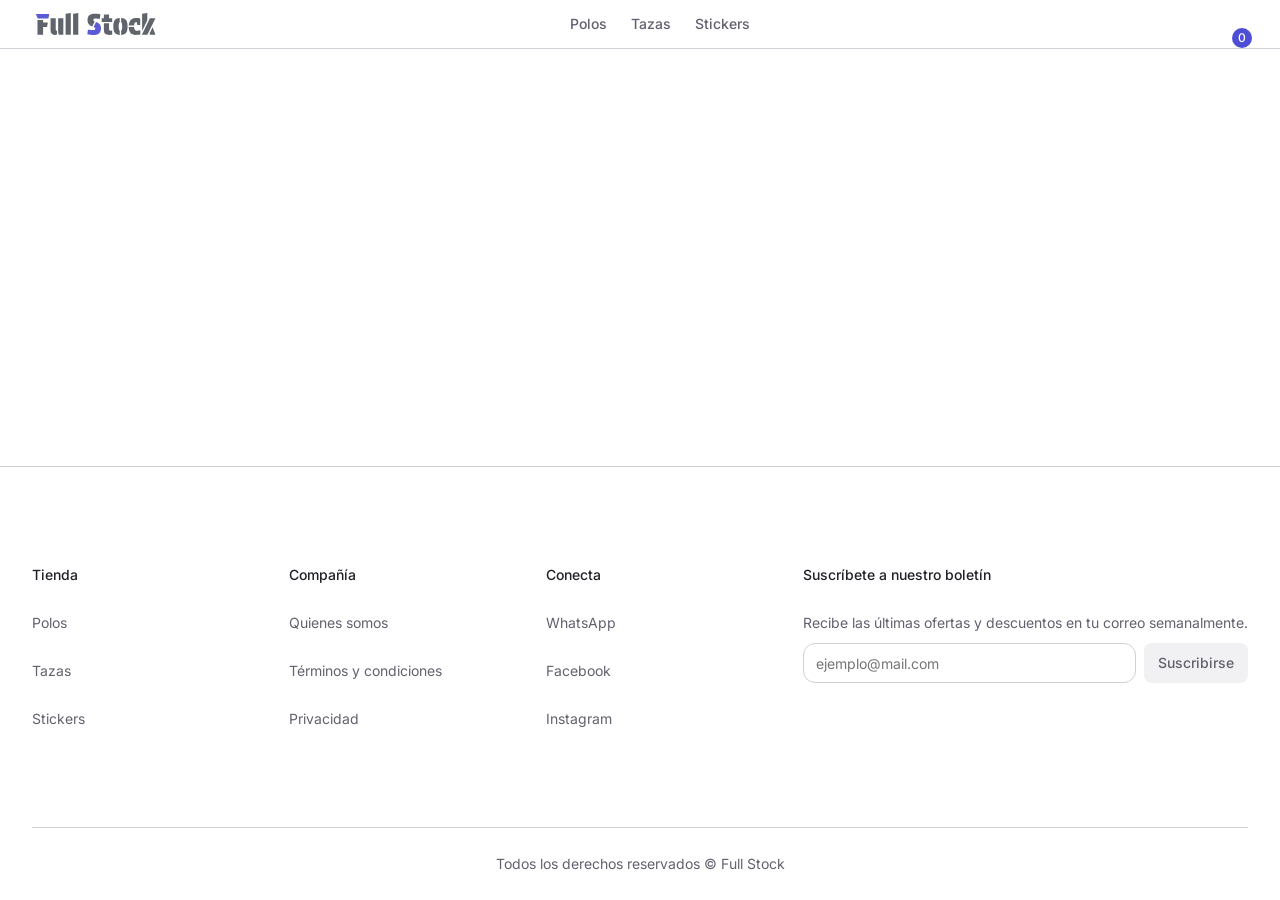
<file: layout.html>
<!doctype html>
<html lang="es">
  <head>
    <meta charset="UTF-8" />
    <meta name="viewport" content="width=device-width, initial-scale=1.0" />
    <title>Full Stock | [Nombre de la página]</title>
    <!-- Google Fonts preconnect for performance optimization -->
    <link rel="preconnect" href="https://fonts.googleapis.com" />
    <link rel="preconnect" href="https://fonts.gstatic.com" crossorigin />
    <!-- Google Fonts stylesheet -->
    <link
      href="https://fonts.googleapis.com/css2?family=Inter:ital,opsz,wght@0,14..32,100..900;1,14..32,100..900&family=Lora:ital,wght@0,400..700;1,400..700&family=Protest+Guerrilla&family=Source+Code+Pro:ital,wght@0,200..900;1,200..900&display=swap"
      rel="stylesheet"
    />
    <link rel="stylesheet" href="/css/index.css" />
  </head>

  <body>
    <div class="root">
      <header class="root__header">
        <div class="container header-main">
          <div class="header-main__top">
            <a href="/index.html">
              <img
                src="/images/fullstock-logo.svg"
                alt="FullStock inicio"
                width="128"
                height="32"
              />
            </a>
            <div class="header-actions">
              <a
                href="/cart.html"
                class="button button--ghost button--xl-icon header-actions__cart"
                aria-label="Carrito de compras"
              >
                <img src="/images/icons/cart.svg" alt="Carrito de compras" />
                <span class="header-actions__cart-badge">0</span>
              </a>
            </div>
          </div>
          <div class="separator header-main__separator"></div>
          <nav aria-label="Navegación principal" class="main-nav">
            <ul class="main-nav__list" role="menubar">
              <li class="main-nav__item" role="none">
                <a href="/category.html" role="menuitem" class="main-nav__link"
                  >Polos</a
                >
              </li>
              <li class="main-nav__item" role="none">
                <a href="/category.html" role="menuitem" class="main-nav__link"
                  >Tazas</a
                >
              </li>
              <li class="main-nav__item" role="none">
                <a href="/category.html" role="menuitem" class="main-nav__link"
                  >Stickers</a
                >
              </li>
            </ul>
          </nav>
        </div>
      </header>
      <main class="root__main">
        <!-- content -->
      </main>
      <footer class="root__footer">
        <div class="container">
          <section class="section footer__section">
            <div class="footer__links">
              <ul role="list" class="footer__list">
                <li class="footer__title">Tienda</li>
                <li><a href="/category.html">Polos</a></li>
                <li><a href="/category.html">Tazas</a></li>
                <li><a href="/category.html">Stickers</a></li>
              </ul>
              <ul role="list" class="footer__list">
                <li class="footer__title">Compañía</li>
                <li><a href="/about.html">Quienes somos</a></li>
                <li>
                  <a href="/terms.html">Términos y condiciones</a>
                </li>
                <li><a href="/privacy.html">Privacidad</a></li>
              </ul>
              <ul role="list" class="footer__list">
                <li class="footer__title">Conecta</li>
                <li><a href="https://wa.me/" target="_blank">WhatsApp</a></li>
                <li>
                  <a href="https://www.facebook.com/" target="_blank"
                    >Facebook</a
                  >
                </li>
                <li>
                  <a href="https://www.instagram.com/" target="_blank"
                    >Instagram</a
                  >
                </li>
              </ul>
            </div>
            <div class="footer__newsletter">
              <p class="footer__newsletter-title">
                Suscríbete a nuestro boletín
              </p>
              <p class="footer__newsletter-text">
                Recibe las últimas ofertas y descuentos en tu correo
                semanalmente.
              </p>
              <form class="footer__form">
                <input
                  type="email"
                  aria-label="Correo"
                  name="email"
                  required
                  placeholder="ejemplo@mail.com"
                  autocomplete="email"
                />
                <button
                  class="button button--lg button--secondary"
                  type="submit"
                >
                  Suscribirse
                </button>
              </form>
            </div>
          </section>
          <div class="separator"></div>
          <small class="footer__copyright">
            Todos los derechos reservados © Full Stock
          </small>
        </div>
      </footer>
    </div>
  </body>
</html>
</file>
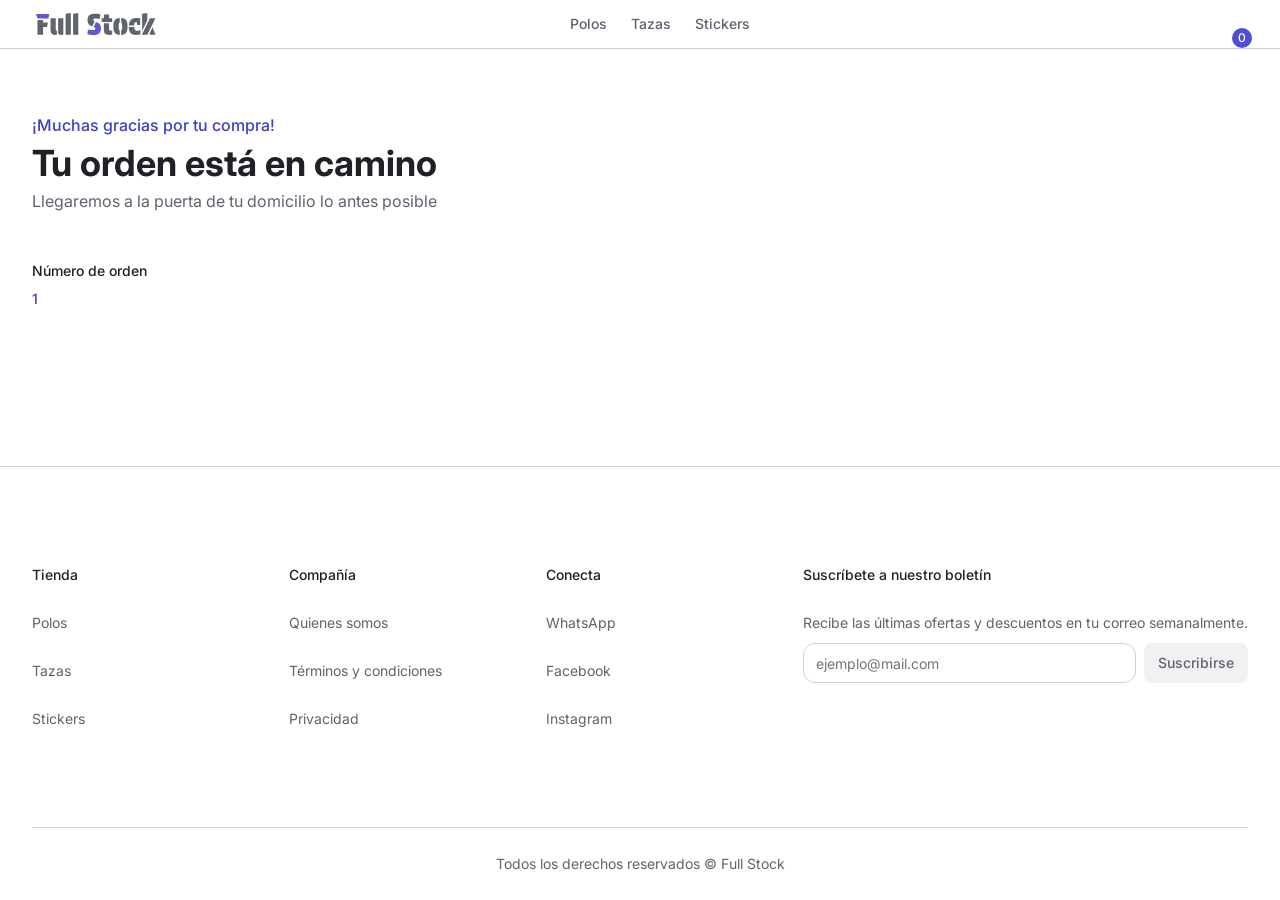
<file: order-confirmation.html>
<!doctype html>
<html lang="es">
  <head>
    <meta charset="UTF-8" />
    <meta name="viewport" content="width=device-width, initial-scale=1.0" />
    <title>Full Stock | Confirmación de pedido</title>
    <!-- Google Fonts preconnect for performance optimization -->
    <link rel="preconnect" href="https://fonts.googleapis.com" />
    <link rel="preconnect" href="https://fonts.gstatic.com" crossorigin />
    <!-- Google Fonts stylesheet -->
    <link
      href="https://fonts.googleapis.com/css2?family=Inter:ital,opsz,wght@0,14..32,100..900;1,14..32,100..900&family=Lora:ital,wght@0,400..700;1,400..700&family=Protest+Guerrilla&family=Source+Code+Pro:ital,wght@0,200..900;1,200..900&display=swap"
      rel="stylesheet"
    />
    <link rel="stylesheet" href="/css/index.css" />
  </head>

  <body>
    <div class="root">
      <header class="root__header">
        <div class="container header-main">
          <div class="header-main__top">
            <a href="/index.html">
              <img
                src="/images/fullstock-logo.svg"
                alt="FullStock inicio"
                width="128"
                height="32"
              />
            </a>
            <div class="header-actions">
              <a
                href="/cart.html"
                class="button button--ghost button--xl-icon header-actions__cart"
                aria-label="Carrito de compras"
              >
                <img src="/images/icons/cart.svg" alt="Carrito de compras" />
                <span class="header-actions__cart-badge">0</span>
              </a>
            </div>
          </div>
          <div class="separator header-main__separator"></div>
          <nav aria-label="Navegación principal" class="main-nav">
            <ul class="main-nav__list" role="menubar">
              <li class="main-nav__item" role="none">
                <a href="/category.html" role="menuitem" class="main-nav__link"
                  >Polos</a
                >
              </li>
              <li class="main-nav__item" role="none">
                <a href="/category.html" role="menuitem" class="main-nav__link"
                  >Tazas</a
                >
              </li>
              <li class="main-nav__item" role="none">
                <a href="/category.html" role="menuitem" class="main-nav__link"
                  >Stickers</a
                >
              </li>
            </ul>
          </nav>
        </div>
      </header>
      <main class="root__main">
        <section class="order-confirmation">
          <div class="container">
            <h1 class="order-confirmation__title">
              ¡Muchas gracias por tu compra!
            </h1>
            <p class="order-confirmation__heading">Tu orden está en camino</p>
            <p class="order-confirmation__description">
              Llegaremos a la puerta de tu domicilio lo antes posible
            </p>
            <p class="order-confirmation__tracking-label">Número de orden</p>
            <p class="order-confirmation__tracking-code">1</p>
          </div>
        </section>
      </main>
      <footer class="root__footer">
        <div class="container">
          <section class="section footer__section">
            <div class="footer__links">
              <ul role="list" class="footer__list">
                <li class="footer__title">Tienda</li>
                <li><a href="/category.html">Polos</a></li>
                <li><a href="/category.html">Tazas</a></li>
                <li><a href="/category.html">Stickers</a></li>
              </ul>
              <ul role="list" class="footer__list">
                <li class="footer__title">Compañía</li>
                <li><a href="/about.html">Quienes somos</a></li>
                <li>
                  <a href="/terms.html">Términos y condiciones</a>
                </li>
                <li><a href="/privacy.html">Privacidad</a></li>
              </ul>
              <ul role="list" class="footer__list">
                <li class="footer__title">Conecta</li>
                <li><a href="https://wa.me/" target="_blank">WhatsApp</a></li>
                <li>
                  <a href="https://www.facebook.com/" target="_blank"
                    >Facebook</a
                  >
                </li>
                <li>
                  <a href="https://www.instagram.com/" target="_blank"
                    >Instagram</a
                  >
                </li>
              </ul>
            </div>
            <div class="footer__newsletter">
              <p class="footer__newsletter-title">
                Suscríbete a nuestro boletín
              </p>
              <p class="footer__newsletter-text">
                Recibe las últimas ofertas y descuentos en tu correo
                semanalmente.
              </p>
              <form class="footer__form">
                <input
                  type="email"
                  aria-label="Correo"
                  name="email"
                  required
                  placeholder="ejemplo@mail.com"
                  autocomplete="email"
                />
                <button
                  class="button button--lg button--secondary"
                  type="submit"
                >
                  Suscribirse
                </button>
              </form>
            </div>
          </section>
          <div class="separator"></div>
          <small class="footer__copyright">
            Todos los derechos reservados © Full Stock
          </small>
        </div>
      </footer>
    </div>
  </body>
</html>
</file>
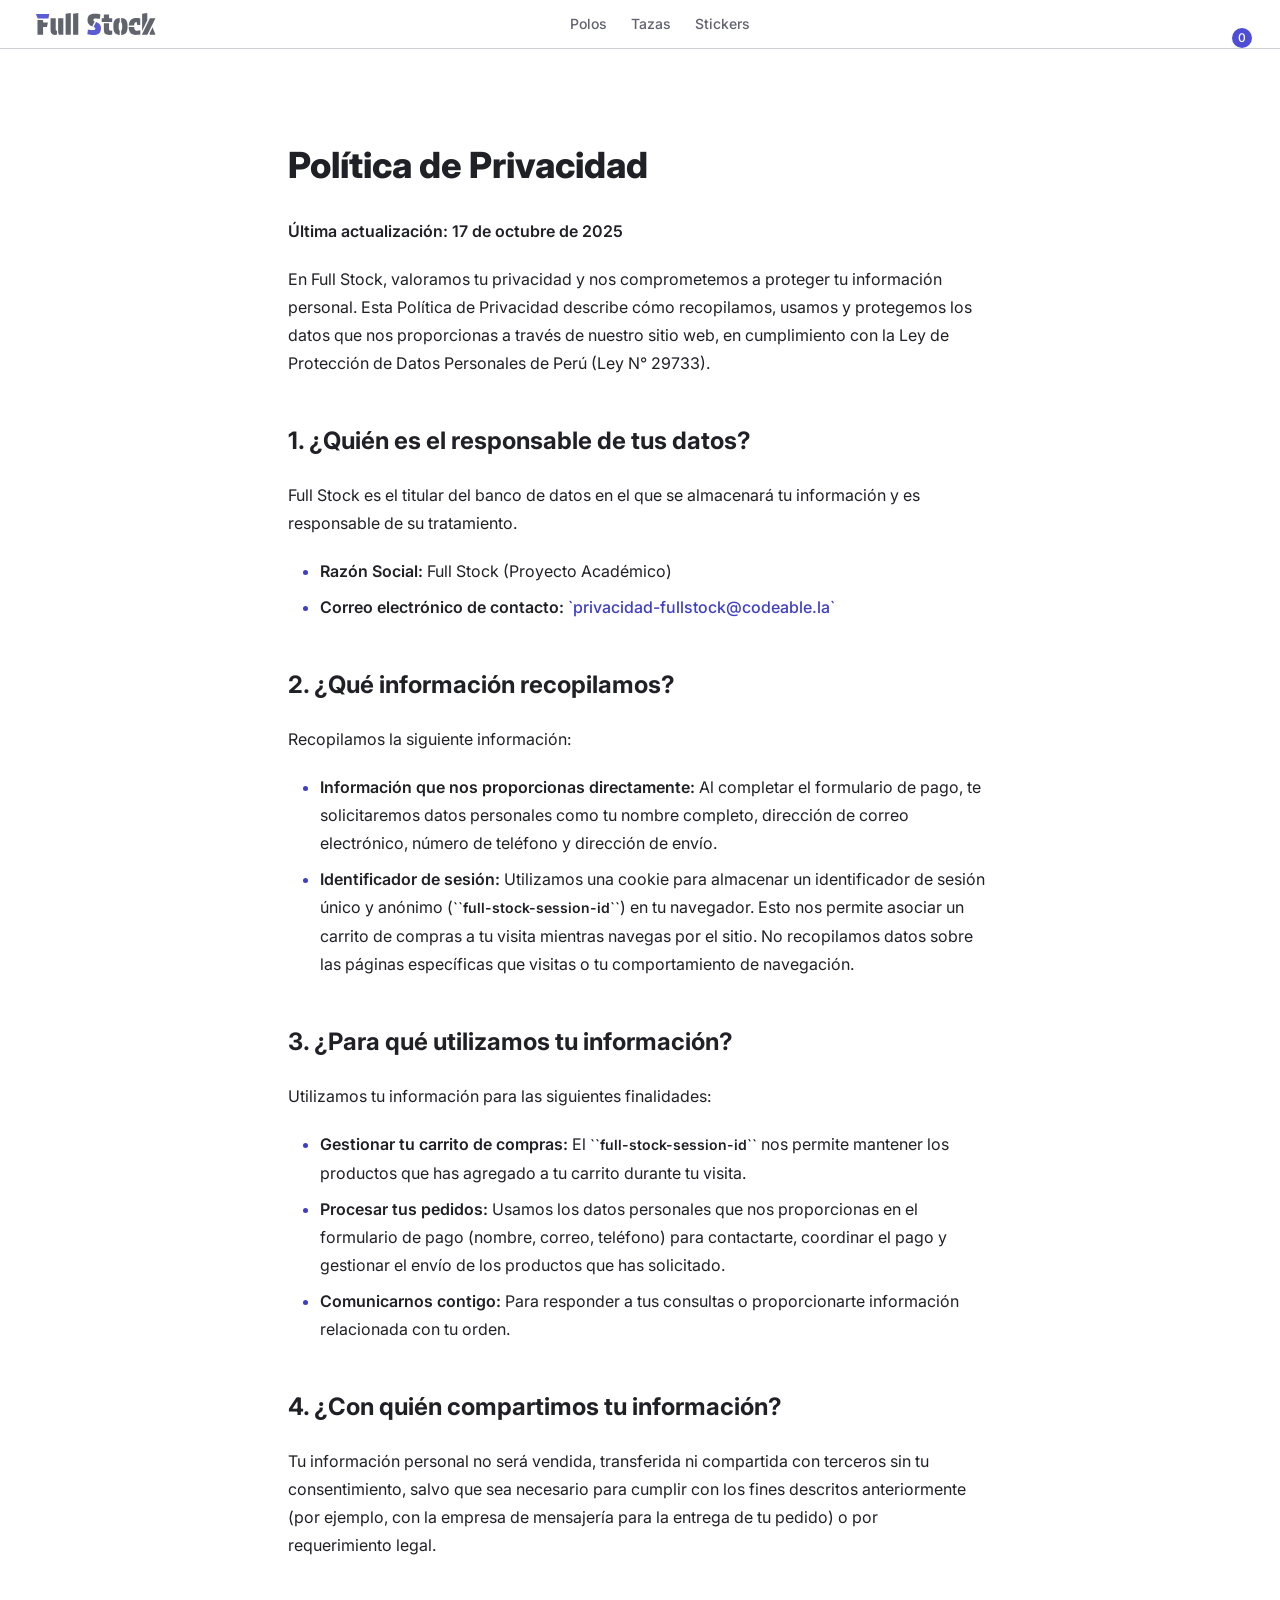
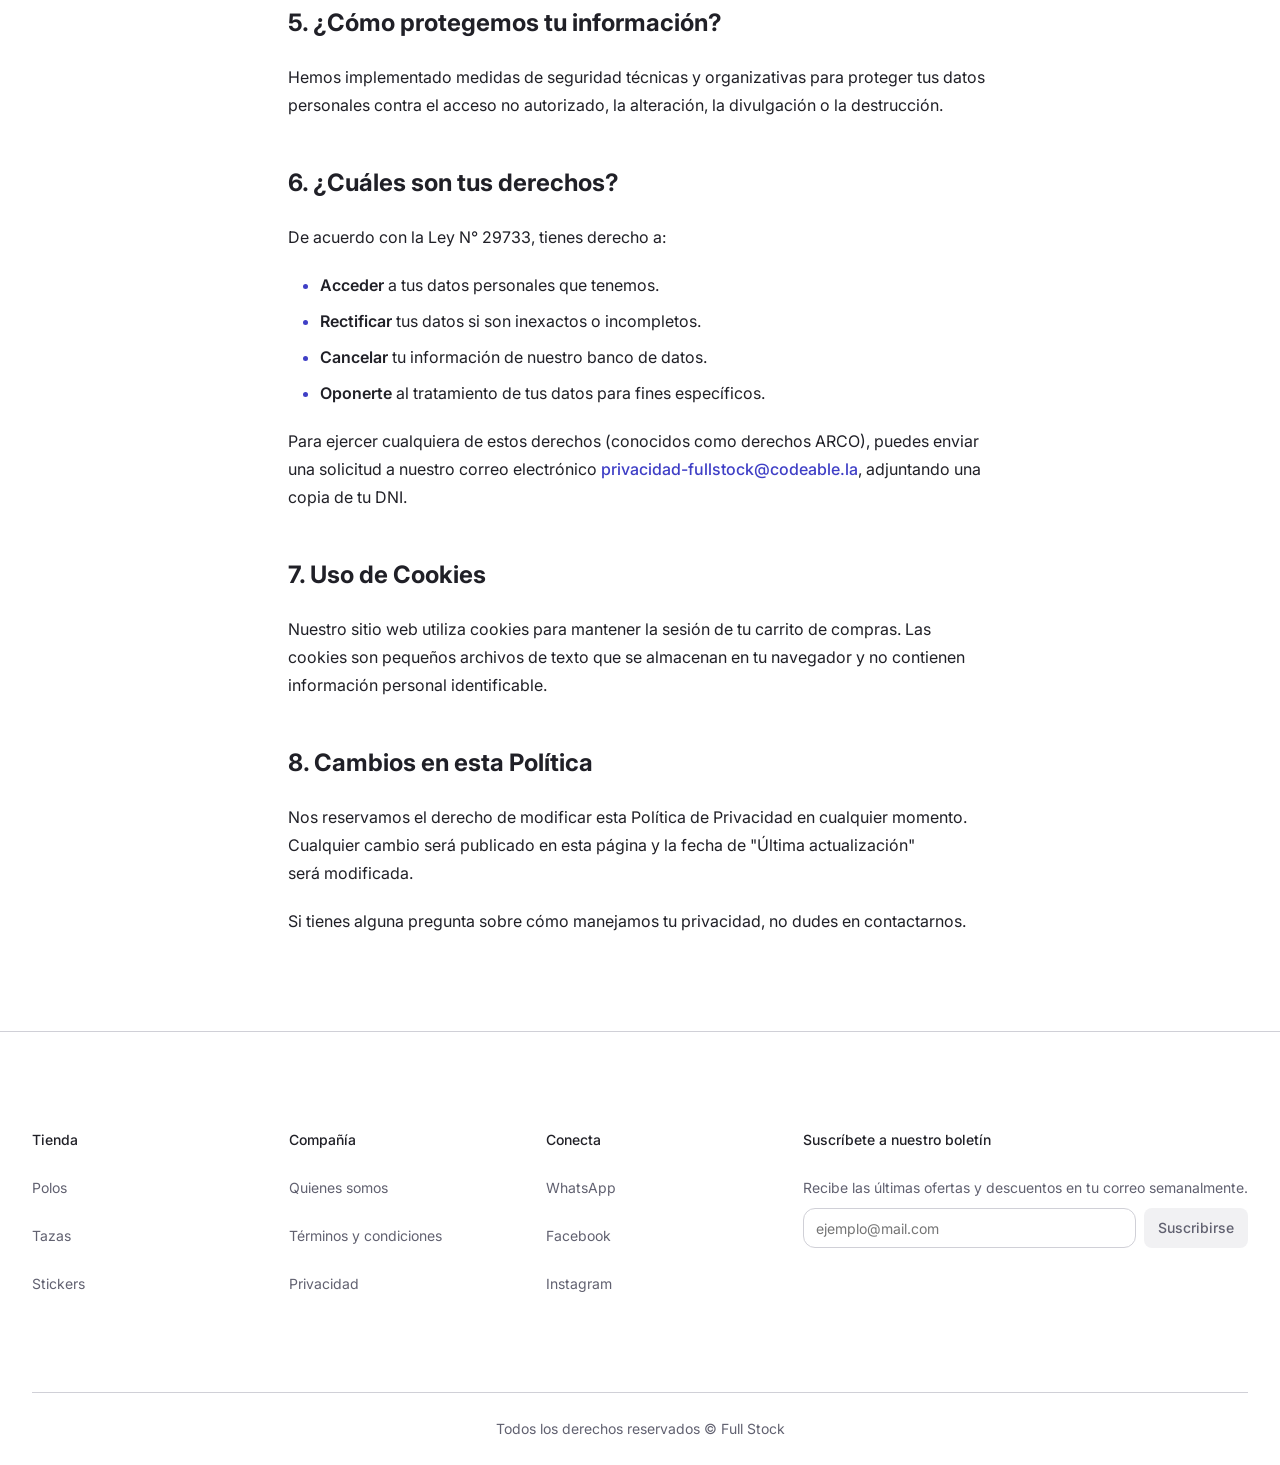
<file: privacy.html>
<!doctype html>
<html lang="es">
  <head>
    <meta charset="UTF-8" />
    <meta name="viewport" content="width=device-width, initial-scale=1.0" />
    <title>Full Stock | Política de Privacidad</title>
    <!-- Google Fonts preconnect for performance optimization -->
    <link rel="preconnect" href="https://fonts.googleapis.com" />
    <link rel="preconnect" href="https://fonts.gstatic.com" crossorigin />
    <!-- Google Fonts stylesheet -->
    <link
      href="https://fonts.googleapis.com/css2?family=Inter:ital,opsz,wght@0,14..32,100..900;1,14..32,100..900&family=Lora:ital,wght@0,400..700;1,400..700&family=Protest+Guerrilla&family=Source+Code+Pro:ital,wght@0,200..900;1,200..900&display=swap"
      rel="stylesheet"
    />
    <link rel="stylesheet" href="/css/index.css" />
  </head>

  <body>
    <div class="root">
      <header class="root__header">
        <div class="container header-main">
          <div class="header-main__top">
            <a href="/index.html">
              <img
                src="/images/fullstock-logo.svg"
                alt="FullStock inicio"
                width="128"
                height="32"
              />
            </a>
            <div class="header-actions">
              <a
                href="/cart.html"
                class="button button--ghost button--xl-icon header-actions__cart"
                aria-label="Carrito de compras"
              >
                <img src="/images/icons/cart.svg" alt="Carrito de compras" />
                <span class="header-actions__cart-badge">0</span>
              </a>
            </div>
          </div>
          <div class="separator header-main__separator"></div>
          <nav aria-label="Navegación principal" class="main-nav">
            <ul class="main-nav__list" role="menubar">
              <li class="main-nav__item" role="none">
                <a href="/category.html" role="menuitem" class="main-nav__link"
                  >Polos</a
                >
              </li>
              <li class="main-nav__item" role="none">
                <a href="/category.html" role="menuitem" class="main-nav__link"
                  >Tazas</a
                >
              </li>
              <li class="main-nav__item" role="none">
                <a href="/category.html" role="menuitem" class="main-nav__link"
                  >Stickers</a
                >
              </li>
            </ul>
          </nav>
        </div>
      </header>
      <main class="root__main">
        <article class="section container container--sm prose">
          <h1>Política de Privacidad</h1>
          <p><strong>Última actualización: 17 de octubre de 2025</strong></p>
          <p>
            En Full Stock, valoramos tu privacidad y nos comprometemos a
            proteger tu información personal. Esta Política de Privacidad
            describe cómo recopilamos, usamos y protegemos los datos que nos
            proporcionas a través de nuestro sitio web, en cumplimiento con la
            Ley de Protección de Datos Personales de Perú (Ley N° 29733).
          </p>
          <h2>1. ¿Quién es el responsable de tus datos?</h2>
          <p>
            Full Stock es el titular del banco de datos en el que se almacenará
            tu información y es responsable de su tratamiento.
          </p>
          <ul>
            <li>
              <strong>Razón Social:</strong>
              Full Stock (Proyecto Académico)
            </li>
            <li>
              <strong>Correo electrónico de contacto:</strong>
              <a href="mailto:privacidad-fullstock@codeable.la"
                >`privacidad-fullstock@codeable.la`</a
              >
            </li>
          </ul>
          <h2>2. ¿Qué información recopilamos?</h2>
          <p>Recopilamos la siguiente información:</p>
          <ul>
            <li>
              <strong>Información que nos proporcionas directamente:</strong>
              Al completar el formulario de pago, te solicitaremos datos
              personales como tu nombre completo, dirección de correo
              electrónico, número de teléfono y dirección de envío.
            </li>
            <li>
              <strong>Identificador de sesión:</strong>
              Utilizamos una cookie para almacenar un identificador de sesión
              único y anónimo (<code>`full-stock-session-id`</code>) en tu
              navegador. Esto nos permite asociar un carrito de compras a tu
              visita mientras navegas por el sitio. No recopilamos datos sobre
              las páginas específicas que visitas o tu comportamiento de
              navegación.
            </li>
          </ul>
          <h2>3. ¿Para qué utilizamos tu información?</h2>
          <p>Utilizamos tu información para las siguientes finalidades:</p>
          <ul>
            <li>
              <strong>Gestionar tu carrito de compras:</strong>
              El
              <code>`full-stock-session-id`</code>
              nos permite mantener los productos que has agregado a tu carrito
              durante tu visita.
            </li>
            <li>
              <strong>Procesar tus pedidos:</strong>
              Usamos los datos personales que nos proporcionas en el formulario
              de pago (nombre, correo, teléfono) para contactarte, coordinar el
              pago y gestionar el envío de los productos que has solicitado.
            </li>
            <li>
              <strong>Comunicarnos contigo:</strong>
              Para responder a tus consultas o proporcionarte información
              relacionada con tu orden.
            </li>
          </ul>
          <h2>4. ¿Con quién compartimos tu información?</h2>
          <p>
            Tu información personal no será vendida, transferida ni compartida
            con terceros sin tu consentimiento, salvo que sea necesario para
            cumplir con los fines descritos anteriormente (por ejemplo, con la
            empresa de mensajería para la entrega de tu pedido) o por
            requerimiento legal.
          </p>
          <h2>5. ¿Cómo protegemos tu información?</h2>
          <p>
            Hemos implementado medidas de seguridad técnicas y organizativas
            para proteger tus datos personales contra el acceso no autorizado,
            la alteración, la divulgación o la destrucción.
          </p>
          <h2>6. ¿Cuáles son tus derechos?</h2>
          <p>De acuerdo con la Ley N° 29733, tienes derecho a:</p>
          <ul>
            <li>
              <strong>Acceder</strong>
              a tus datos personales que tenemos.
            </li>
            <li>
              <strong>Rectificar</strong>
              tus datos si son inexactos o incompletos.
            </li>
            <li>
              <strong>Cancelar</strong>
              tu información de nuestro banco de datos.
            </li>
            <li>
              <strong>Oponerte</strong>
              al tratamiento de tus datos para fines específicos.
            </li>
          </ul>
          <p>
            Para ejercer cualquiera de estos derechos (conocidos como derechos
            ARCO), puedes enviar una solicitud a nuestro correo electrónico
            <a href="mailto:privacidad-fullstock@codeable.la"
              >privacidad-fullstock@codeable.la</a
            >, adjuntando una copia de tu DNI.
          </p>
          <h2>7. Uso de Cookies</h2>
          <p>
            Nuestro sitio web utiliza cookies para mantener la sesión de tu
            carrito de compras. Las cookies son pequeños archivos de texto que
            se almacenan en tu navegador y no contienen información personal
            identificable.
          </p>
          <h2>8. Cambios en esta Política</h2>
          <p>
            Nos reservamos el derecho de modificar esta Política de Privacidad
            en cualquier momento. Cualquier cambio será publicado en esta página
            y la fecha de "Última actualización" será modificada.
          </p>
          <p>
            Si tienes alguna pregunta sobre cómo manejamos tu privacidad, no
            dudes en contactarnos.
          </p>
        </article>
      </main>
      <footer class="root__footer">
        <div class="container">
          <section class="section footer__section">
            <div class="footer__links">
              <ul role="list" class="footer__list">
                <li class="footer__title">Tienda</li>
                <li><a href="/category.html">Polos</a></li>
                <li><a href="/category.html">Tazas</a></li>
                <li><a href="/category.html">Stickers</a></li>
              </ul>
              <ul role="list" class="footer__list">
                <li class="footer__title">Compañía</li>
                <li><a href="/about.html">Quienes somos</a></li>
                <li>
                  <a href="/terms.html">Términos y condiciones</a>
                </li>
                <li><a href="/privacy.html">Privacidad</a></li>
              </ul>
              <ul role="list" class="footer__list">
                <li class="footer__title">Conecta</li>
                <li><a href="https://wa.me/" target="_blank">WhatsApp</a></li>
                <li>
                  <a href="https://www.facebook.com/" target="_blank"
                    >Facebook</a
                  >
                </li>
                <li>
                  <a href="https://www.instagram.com/" target="_blank"
                    >Instagram</a
                  >
                </li>
              </ul>
            </div>
            <div class="footer__newsletter">
              <p class="footer__newsletter-title">
                Suscríbete a nuestro boletín
              </p>
              <p class="footer__newsletter-text">
                Recibe las últimas ofertas y descuentos en tu correo
                semanalmente.
              </p>
              <form class="footer__form">
                <input
                  type="email"
                  aria-label="Correo"
                  name="email"
                  required
                  placeholder="ejemplo@mail.com"
                  autocomplete="email"
                />
                <button
                  class="button button--lg button--secondary"
                  type="submit"
                >
                  Suscribirse
                </button>
              </form>
            </div>
          </section>
          <div class="separator"></div>
          <small class="footer__copyright">
            Todos los derechos reservados © Full Stock
          </small>
        </div>
      </footer>
    </div>
  </body>
</html>
</file>
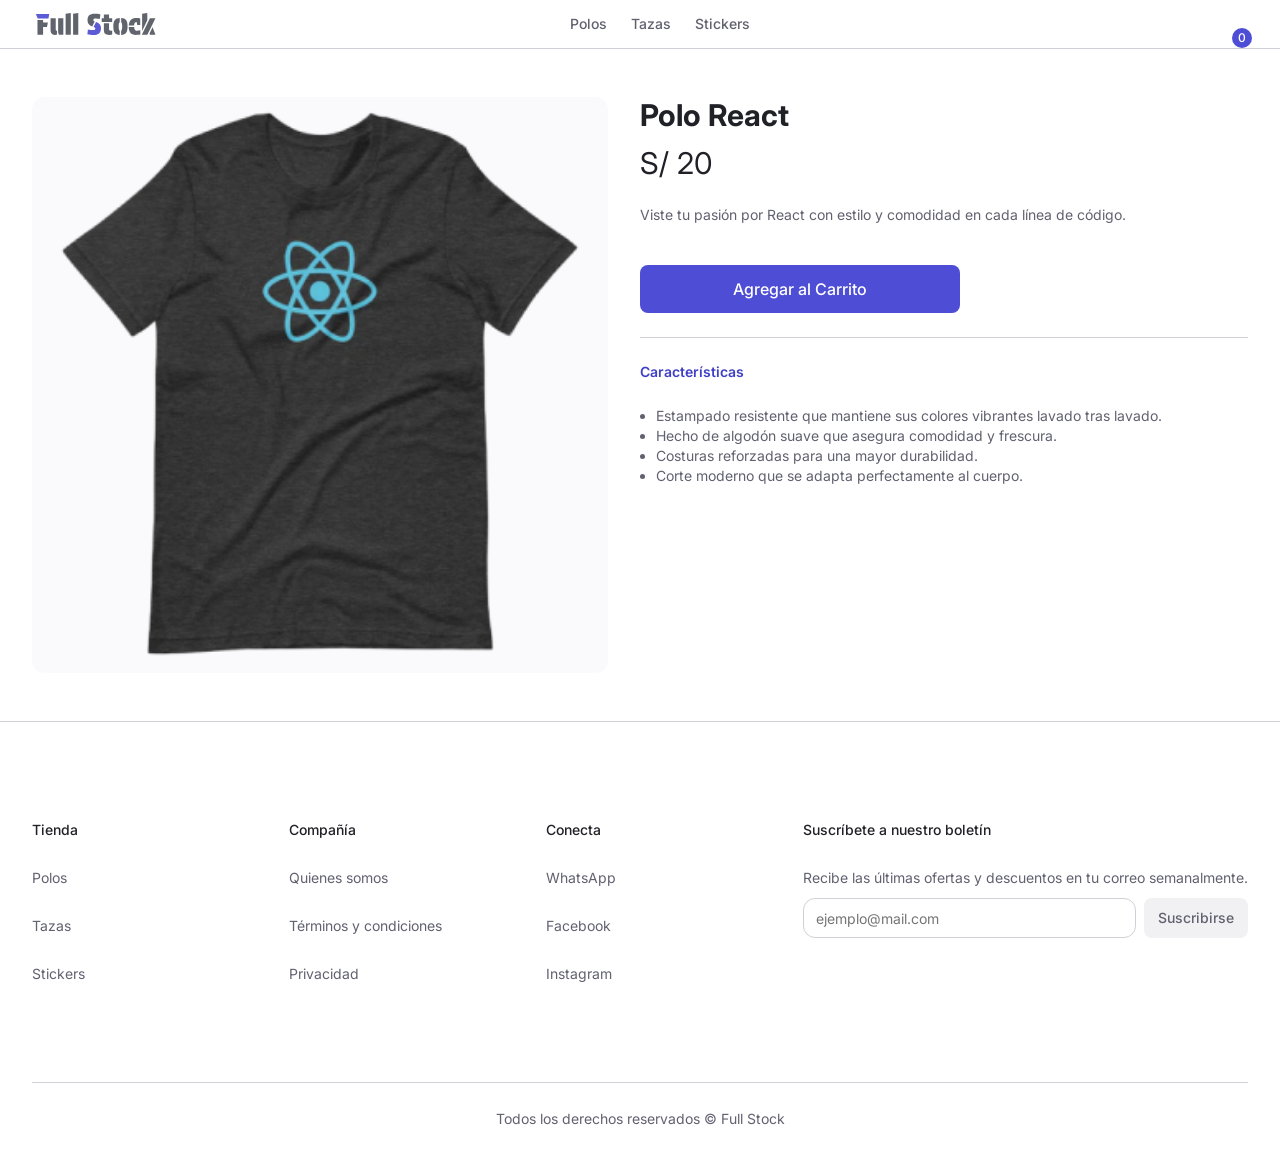
<file: product.html>
<!doctype html>
<html lang="es">
  <head>
    <meta charset="UTF-8" />
    <meta name="viewport" content="width=device-width, initial-scale=1.0" />
    <title>Full Stock | Producto</title>
    <!-- Google Fonts preconnect for performance optimization -->
    <link rel="preconnect" href="https://fonts.googleapis.com" />
    <link rel="preconnect" href="https://fonts.gstatic.com" crossorigin />
    <!-- Google Fonts stylesheet -->
    <link
      href="https://fonts.googleapis.com/css2?family=Inter:ital,opsz,wght@0,14..32,100..900;1,14..32,100..900&family=Lora:ital,wght@0,400..700;1,400..700&family=Protest+Guerrilla&family=Source+Code+Pro:ital,wght@0,200..900;1,200..900&display=swap"
      rel="stylesheet"
    />
    <link rel="stylesheet" href="/css/index.css" />
  </head>

  <body>
    <div class="root">
      <header class="root__header">
        <div class="container header-main">
          <div class="header-main__top">
            <a href="/index.html">
              <img
                src="/images/fullstock-logo.svg"
                alt="FullStock inicio"
                width="128"
                height="32"
              />
            </a>
            <div class="header-actions">
              <a
                href="/cart.html"
                class="button button--ghost button--xl-icon header-actions__cart"
                aria-label="Carrito de compras"
              >
                <img src="/images/icons/cart.svg" alt="Carrito de compras" />
                <span class="header-actions__cart-badge">0</span>
              </a>
            </div>
          </div>
          <div class="separator header-main__separator"></div>
          <nav aria-label="Navegación principal" class="main-nav">
            <ul class="main-nav__list" role="menubar">
              <li class="main-nav__item" role="none">
                <a href="/category.html" role="menuitem" class="main-nav__link"
                  >Polos</a
                >
              </li>
              <li class="main-nav__item" role="none">
                <a href="/category.html" role="menuitem" class="main-nav__link"
                  >Tazas</a
                >
              </li>
              <li class="main-nav__item" role="none">
                <a href="/category.html" role="menuitem" class="main-nav__link"
                  >Stickers</a
                >
              </li>
            </ul>
          </nav>
        </div>
      </header>
      <main class="root__main">
        <section class="product">
          <div class="container product__container">
            <div class="product__image">
              <img
                src="/images/polos/polo-react.png"
                alt="Polo React"
                class="product__image_content"
              />
            </div>
            <div class="product__info">
              <h1 class="product__title">Polo React</h1>
              <p class="product__price">S/ 20</p>
              <p class="product__description">
                Viste tu pasión por React con estilo y comodidad en cada línea
                de código.
              </p>
              <form>
                <button class="button button--xl product__button" type="submit">
                  Agregar al Carrito
                </button>
              </form>
              <div class="separator product__separator"></div>
              <div class="product__features">
                <h2 class="product__features_title">Características</h2>
                <ul class="product__features_list">
                  <li>
                    Estampado resistente que mantiene sus colores vibrantes
                    lavado tras lavado.
                  </li>
                  <li>
                    Hecho de algodón suave que asegura comodidad y frescura.
                  </li>
                  <li>Costuras reforzadas para una mayor durabilidad.</li>
                  <li>Corte moderno que se adapta perfectamente al cuerpo.</li>
                </ul>
              </div>
            </div>
          </div>
        </section>
      </main>
      <footer class="root__footer">
        <div class="container">
          <section class="section footer__section">
            <div class="footer__links">
              <ul role="list" class="footer__list">
                <li class="footer__title">Tienda</li>
                <li><a href="/category.html">Polos</a></li>
                <li><a href="/category.html">Tazas</a></li>
                <li><a href="/category.html">Stickers</a></li>
              </ul>
              <ul role="list" class="footer__list">
                <li class="footer__title">Compañía</li>
                <li><a href="/about.html">Quienes somos</a></li>
                <li>
                  <a href="/terms.html">Términos y condiciones</a>
                </li>
                <li><a href="/privacy.html">Privacidad</a></li>
              </ul>
              <ul role="list" class="footer__list">
                <li class="footer__title">Conecta</li>
                <li><a href="https://wa.me/" target="_blank">WhatsApp</a></li>
                <li>
                  <a href="https://www.facebook.com/" target="_blank"
                    >Facebook</a
                  >
                </li>
                <li>
                  <a href="https://www.instagram.com/" target="_blank"
                    >Instagram</a
                  >
                </li>
              </ul>
            </div>
            <div class="footer__newsletter">
              <p class="footer__newsletter-title">
                Suscríbete a nuestro boletín
              </p>
              <p class="footer__newsletter-text">
                Recibe las últimas ofertas y descuentos en tu correo
                semanalmente.
              </p>
              <form class="footer__form">
                <input
                  type="email"
                  aria-label="Correo"
                  name="email"
                  required
                  placeholder="ejemplo@mail.com"
                  autocomplete="email"
                />
                <button
                  class="button button--lg button--secondary"
                  type="submit"
                >
                  Suscribirse
                </button>
              </form>
            </div>
          </section>
          <div class="separator"></div>
          <small class="footer__copyright">
            Todos los derechos reservados © Full Stock
          </small>
        </div>
      </footer>
    </div>
  </body>
</html>
</file>
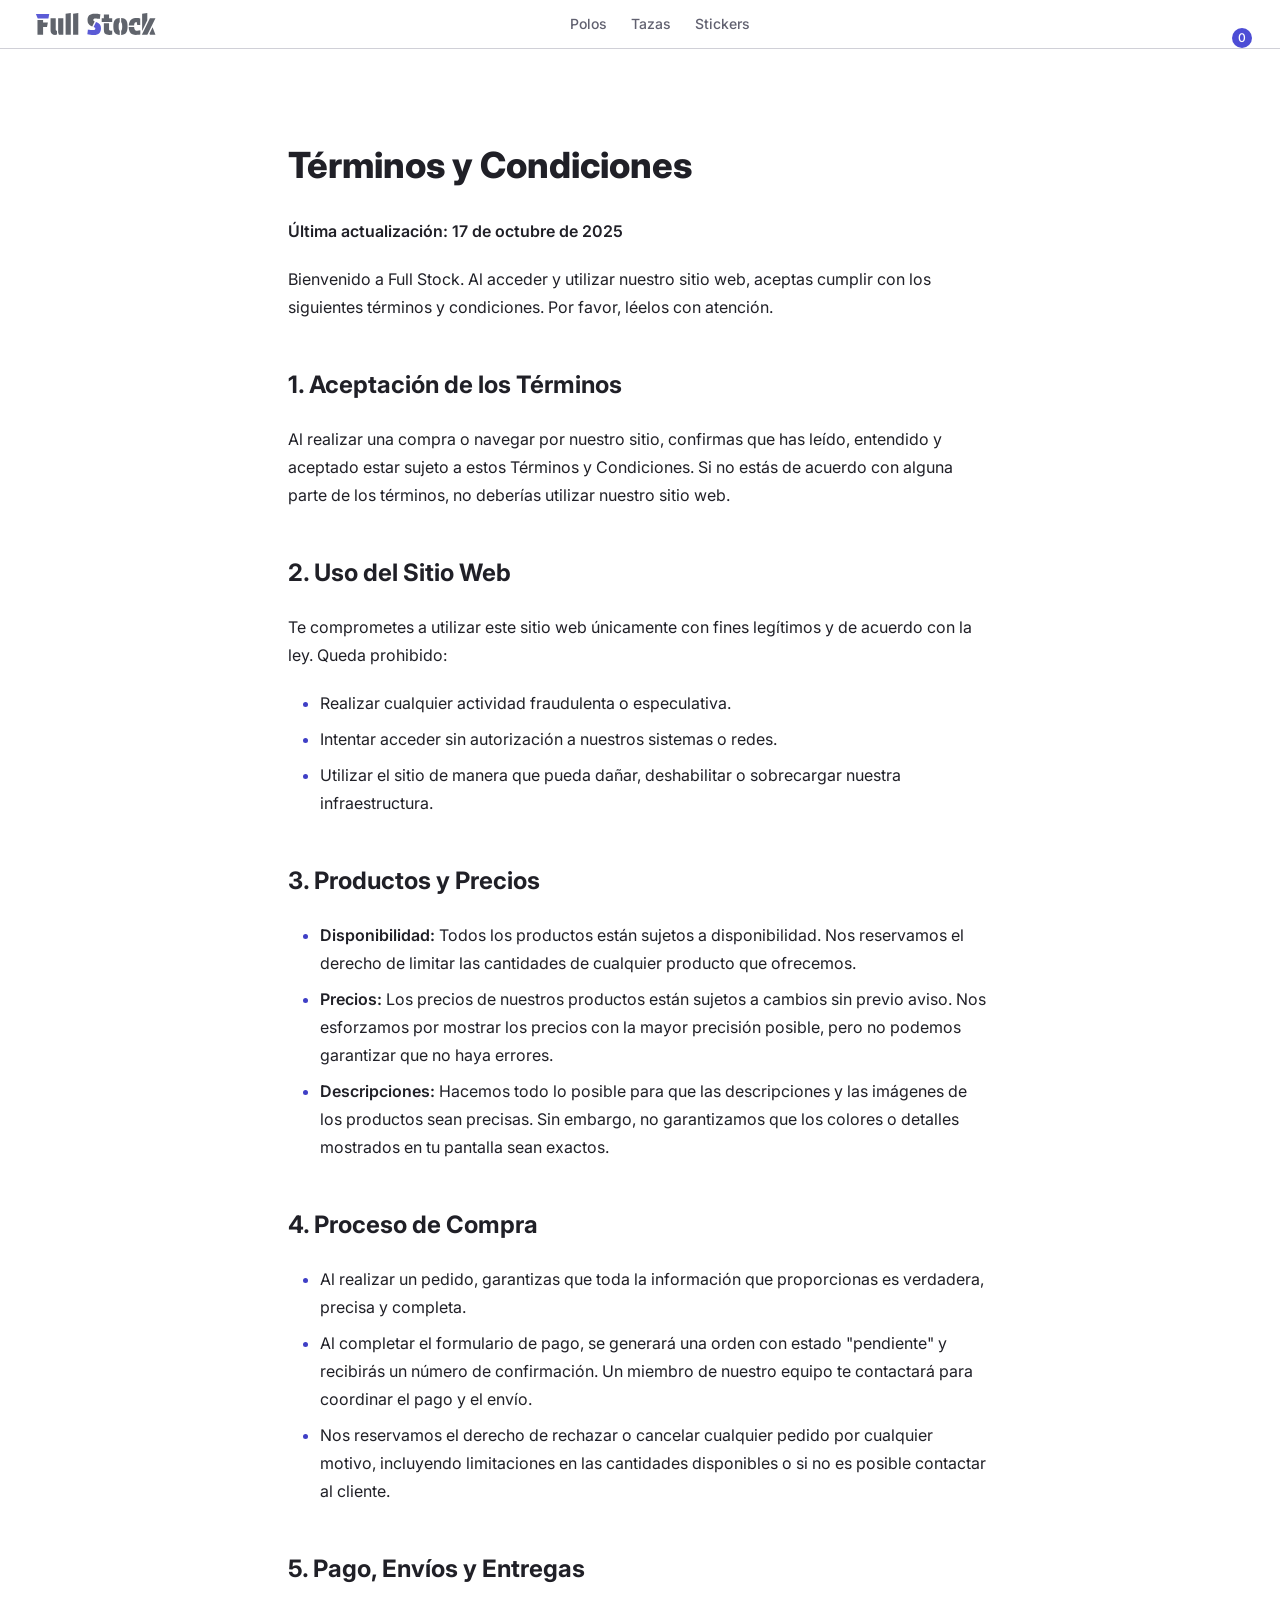
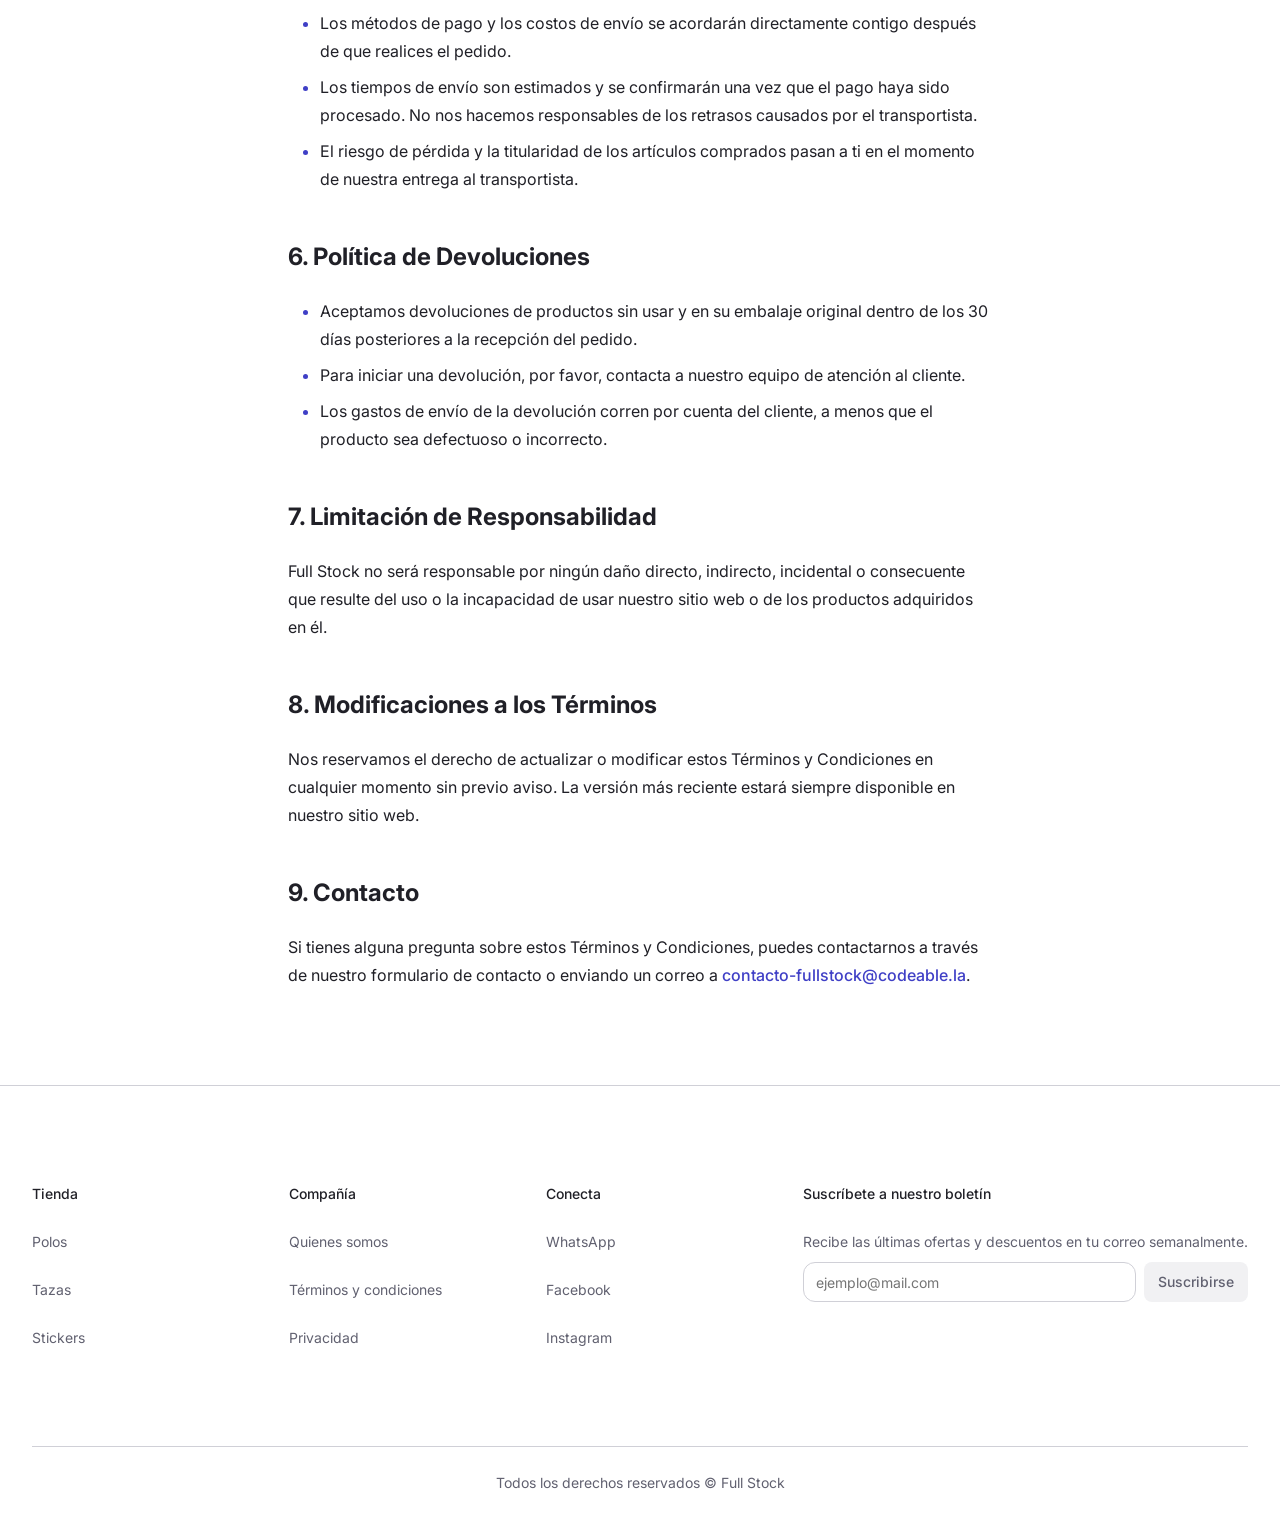
<file: terms.html>
<!doctype html>
<html lang="es">
  <head>
    <meta charset="UTF-8" />
    <meta name="viewport" content="width=device-width, initial-scale=1.0" />
    <title>Full Stock | Términos y Condiciones</title>
    <!-- Google Fonts preconnect for performance optimization -->
    <link rel="preconnect" href="https://fonts.googleapis.com" />
    <link rel="preconnect" href="https://fonts.gstatic.com" crossorigin />
    <!-- Google Fonts stylesheet -->
    <link
      href="https://fonts.googleapis.com/css2?family=Inter:ital,opsz,wght@0,14..32,100..900;1,14..32,100..900&family=Lora:ital,wght@0,400..700;1,400..700&family=Protest+Guerrilla&family=Source+Code+Pro:ital,wght@0,200..900;1,200..900&display=swap"
      rel="stylesheet"
    />
    <link rel="stylesheet" href="/css/index.css" />
  </head>

  <body>
    <div class="root">
      <header class="root__header">
        <div class="container header-main">
          <div class="header-main__top">
            <a href="/index.html">
              <img
                src="/images/fullstock-logo.svg"
                alt="FullStock inicio"
                width="128"
                height="32"
              />
            </a>
            <div class="header-actions">
              <a
                href="/cart.html"
                class="button button--ghost button--xl-icon header-actions__cart"
                aria-label="Carrito de compras"
              >
                <img src="/images/icons/cart.svg" alt="Carrito de compras" />
                <span class="header-actions__cart-badge">0</span>
              </a>
            </div>
          </div>
          <div class="separator header-main__separator"></div>
          <nav aria-label="Navegación principal" class="main-nav">
            <ul class="main-nav__list" role="menubar">
              <li class="main-nav__item" role="none">
                <a href="/category.html" role="menuitem" class="main-nav__link"
                  >Polos</a
                >
              </li>
              <li class="main-nav__item" role="none">
                <a href="/category.html" role="menuitem" class="main-nav__link"
                  >Tazas</a
                >
              </li>
              <li class="main-nav__item" role="none">
                <a href="/category.html" role="menuitem" class="main-nav__link"
                  >Stickers</a
                >
              </li>
            </ul>
          </nav>
        </div>
      </header>
      <main class="root__main">
        <article class="section container container--sm prose">
          <h1>Términos y Condiciones</h1>
          <p><strong>Última actualización: 17 de octubre de 2025</strong></p>
          <p>
            Bienvenido a Full Stock. Al acceder y utilizar nuestro sitio web,
            aceptas cumplir con los siguientes términos y condiciones. Por
            favor, léelos con atención.
          </p>
          <h2>1. Aceptación de los Términos</h2>
          <p>
            Al realizar una compra o navegar por nuestro sitio, confirmas que
            has leído, entendido y aceptado estar sujeto a estos Términos y
            Condiciones. Si no estás de acuerdo con alguna parte de los
            términos, no deberías utilizar nuestro sitio web.
          </p>
          <h2>2. Uso del Sitio Web</h2>
          <p>
            Te comprometes a utilizar este sitio web únicamente con fines
            legítimos y de acuerdo con la ley. Queda prohibido:
          </p>
          <ul>
            <li>Realizar cualquier actividad fraudulenta o especulativa.</li>
            <li>
              Intentar acceder sin autorización a nuestros sistemas o redes.
            </li>
            <li>
              Utilizar el sitio de manera que pueda dañar, deshabilitar o
              sobrecargar nuestra infraestructura.
            </li>
          </ul>
          <h2>3. Productos y Precios</h2>
          <ul>
            <li>
              <strong>Disponibilidad:</strong>
              Todos los productos están sujetos a disponibilidad. Nos reservamos
              el derecho de limitar las cantidades de cualquier producto que
              ofrecemos.
            </li>
            <li>
              <strong>Precios:</strong>
              Los precios de nuestros productos están sujetos a cambios sin
              previo aviso. Nos esforzamos por mostrar los precios con la mayor
              precisión posible, pero no podemos garantizar que no haya errores.
            </li>
            <li>
              <strong>Descripciones:</strong>
              Hacemos todo lo posible para que las descripciones y las imágenes
              de los productos sean precisas. Sin embargo, no garantizamos que
              los colores o detalles mostrados en tu pantalla sean exactos.
            </li>
          </ul>
          <h2>4. Proceso de Compra</h2>
          <ul>
            <li>
              Al realizar un pedido, garantizas que toda la información que
              proporcionas es verdadera, precisa y completa.
            </li>
            <li>
              Al completar el formulario de pago, se generará una orden con
              estado "pendiente" y recibirás un número de confirmación. Un
              miembro de nuestro equipo te contactará para coordinar el pago y
              el envío.
            </li>
            <li>
              Nos reservamos el derecho de rechazar o cancelar cualquier pedido
              por cualquier motivo, incluyendo limitaciones en las cantidades
              disponibles o si no es posible contactar al cliente.
            </li>
          </ul>
          <h2>5. Pago, Envíos y Entregas</h2>
          <ul>
            <li>
              Los métodos de pago y los costos de envío se acordarán
              directamente contigo después de que realices el pedido.
            </li>
            <li>
              Los tiempos de envío son estimados y se confirmarán una vez que el
              pago haya sido procesado. No nos hacemos responsables de los
              retrasos causados por el transportista.
            </li>
            <li>
              El riesgo de pérdida y la titularidad de los artículos comprados
              pasan a ti en el momento de nuestra entrega al transportista.
            </li>
          </ul>
          <h2>6. Política de Devoluciones</h2>
          <ul>
            <li>
              Aceptamos devoluciones de productos sin usar y en su embalaje
              original dentro de los 30 días posteriores a la recepción del
              pedido.
            </li>
            <li>
              Para iniciar una devolución, por favor, contacta a nuestro equipo
              de atención al cliente.
            </li>
            <li>
              Los gastos de envío de la devolución corren por cuenta del
              cliente, a menos que el producto sea defectuoso o incorrecto.
            </li>
          </ul>
          <h2>7. Limitación de Responsabilidad</h2>
          <p>
            Full Stock no será responsable por ningún daño directo, indirecto,
            incidental o consecuente que resulte del uso o la incapacidad de
            usar nuestro sitio web o de los productos adquiridos en él.
          </p>
          <h2>8. Modificaciones a los Términos</h2>
          <p>
            Nos reservamos el derecho de actualizar o modificar estos Términos y
            Condiciones en cualquier momento sin previo aviso. La versión más
            reciente estará siempre disponible en nuestro sitio web.
          </p>
          <h2>9. Contacto</h2>
          <p>
            Si tienes alguna pregunta sobre estos Términos y Condiciones, puedes
            contactarnos a través de nuestro formulario de contacto o enviando
            un correo a
            <a href="mailto:contacto-fullstock@codeable.la"
              >contacto-fullstock@codeable.la</a
            >.
          </p>
        </article>
      </main>
      <footer class="root__footer">
        <div class="container">
          <section class="section footer__section">
            <div class="footer__links">
              <ul role="list" class="footer__list">
                <li class="footer__title">Tienda</li>
                <li><a href="/category.html">Polos</a></li>
                <li><a href="/category.html">Tazas</a></li>
                <li><a href="/category.html">Stickers</a></li>
              </ul>
              <ul role="list" class="footer__list">
                <li class="footer__title">Compañía</li>
                <li><a href="/about.html">Quienes somos</a></li>
                <li>
                  <a href="/terms.html">Términos y condiciones</a>
                </li>
                <li><a href="/privacy.html">Privacidad</a></li>
              </ul>
              <ul role="list" class="footer__list">
                <li class="footer__title">Conecta</li>
                <li><a href="https://wa.me/" target="_blank">WhatsApp</a></li>
                <li>
                  <a href="https://www.facebook.com/" target="_blank"
                    >Facebook</a
                  >
                </li>
                <li>
                  <a href="https://www.instagram.com/" target="_blank"
                    >Instagram</a
                  >
                </li>
              </ul>
            </div>
            <div class="footer__newsletter">
              <p class="footer__newsletter-title">
                Suscríbete a nuestro boletín
              </p>
              <p class="footer__newsletter-text">
                Recibe las últimas ofertas y descuentos en tu correo
                semanalmente.
              </p>
              <form class="footer__form">
                <input
                  type="email"
                  aria-label="Correo"
                  name="email"
                  required
                  placeholder="ejemplo@mail.com"
                  autocomplete="email"
                />
                <button
                  class="button button--lg button--secondary"
                  type="submit"
                >
                  Suscribirse
                </button>
              </form>
            </div>
          </section>
          <div class="separator"></div>
          <small class="footer__copyright">
            Todos los derechos reservados © Full Stock
          </small>
        </div>
      </footer>
    </div>
  </body>
</html>
</file>
<file: css/index.css>
/* Declare layers in cascade order */
@layer definitions, reset, global, layouts, components, utilities;

/* 1 Foundation */
@import "1_foundation/tokens.css" layer(definitions);
@import "1_foundation/reset.css" layer(reset);
@import "1_foundation/global.css" layer(global);

/* 2 Layouts */
@import "2_layouts/container.css" layer(layouts);
@import "2_layouts/section.css" layer(layouts);

/* 3 Components */
/* UI */
@import "3_components/button.css" layer(components);
@import "3_components/separator.css" layer(components);
@import "3_components/input-field.css" layer(components);

/* Routes */
@import "3_components/not-found.css" layer(components);
@import "3_components/error.css" layer(components);
@import "3_components/root.css" layer(components);
@import "3_components/footer.css" layer(components);
@import "3_components/header-main.css" layer(components);
@import "3_components/header-actions.css" layer(components);
@import "3_components/main-nav.css" layer(components);
@import "3_components/categories.css" layer(components);
@import "3_components/category.css" layer(components);
@import "3_components/features.css" layer(components);
@import "3_components/hero.css" layer(components);
@import "3_components/category-header.css" layer(components);
@import "3_components/products.css" layer(components);
@import "3_components/price-filter.css" layer(components);
@import "3_components/product-card.css" layer(components);
@import "3_components/product.css" layer(components);
@import "3_components/cart.css" layer(components);
@import "3_components/checkout.css" layer(components);
@import "3_components/order-confirmation.css" layer(components);
@import "3_components/prose.css" layer(components);

/* 4 Utilities */
/* @import "4_utilities/__.css" layer(utilities); */
</file>
